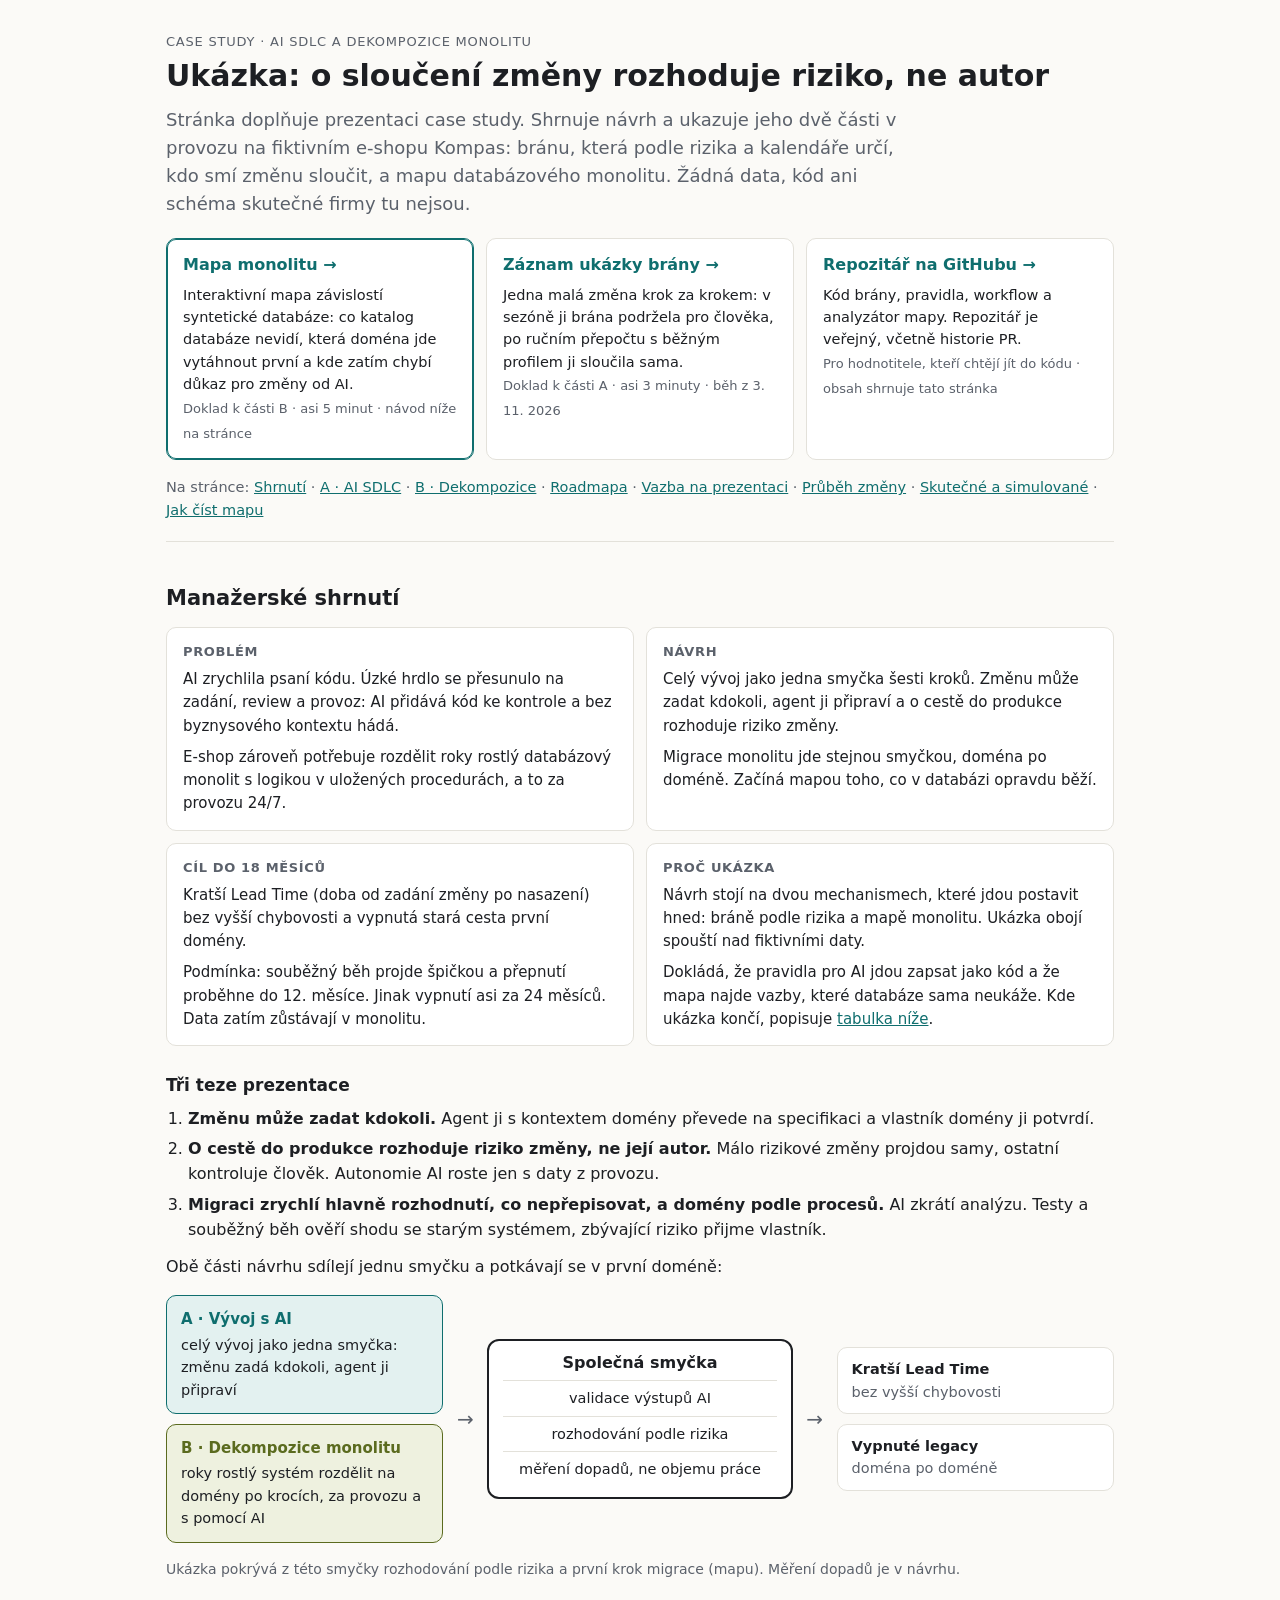
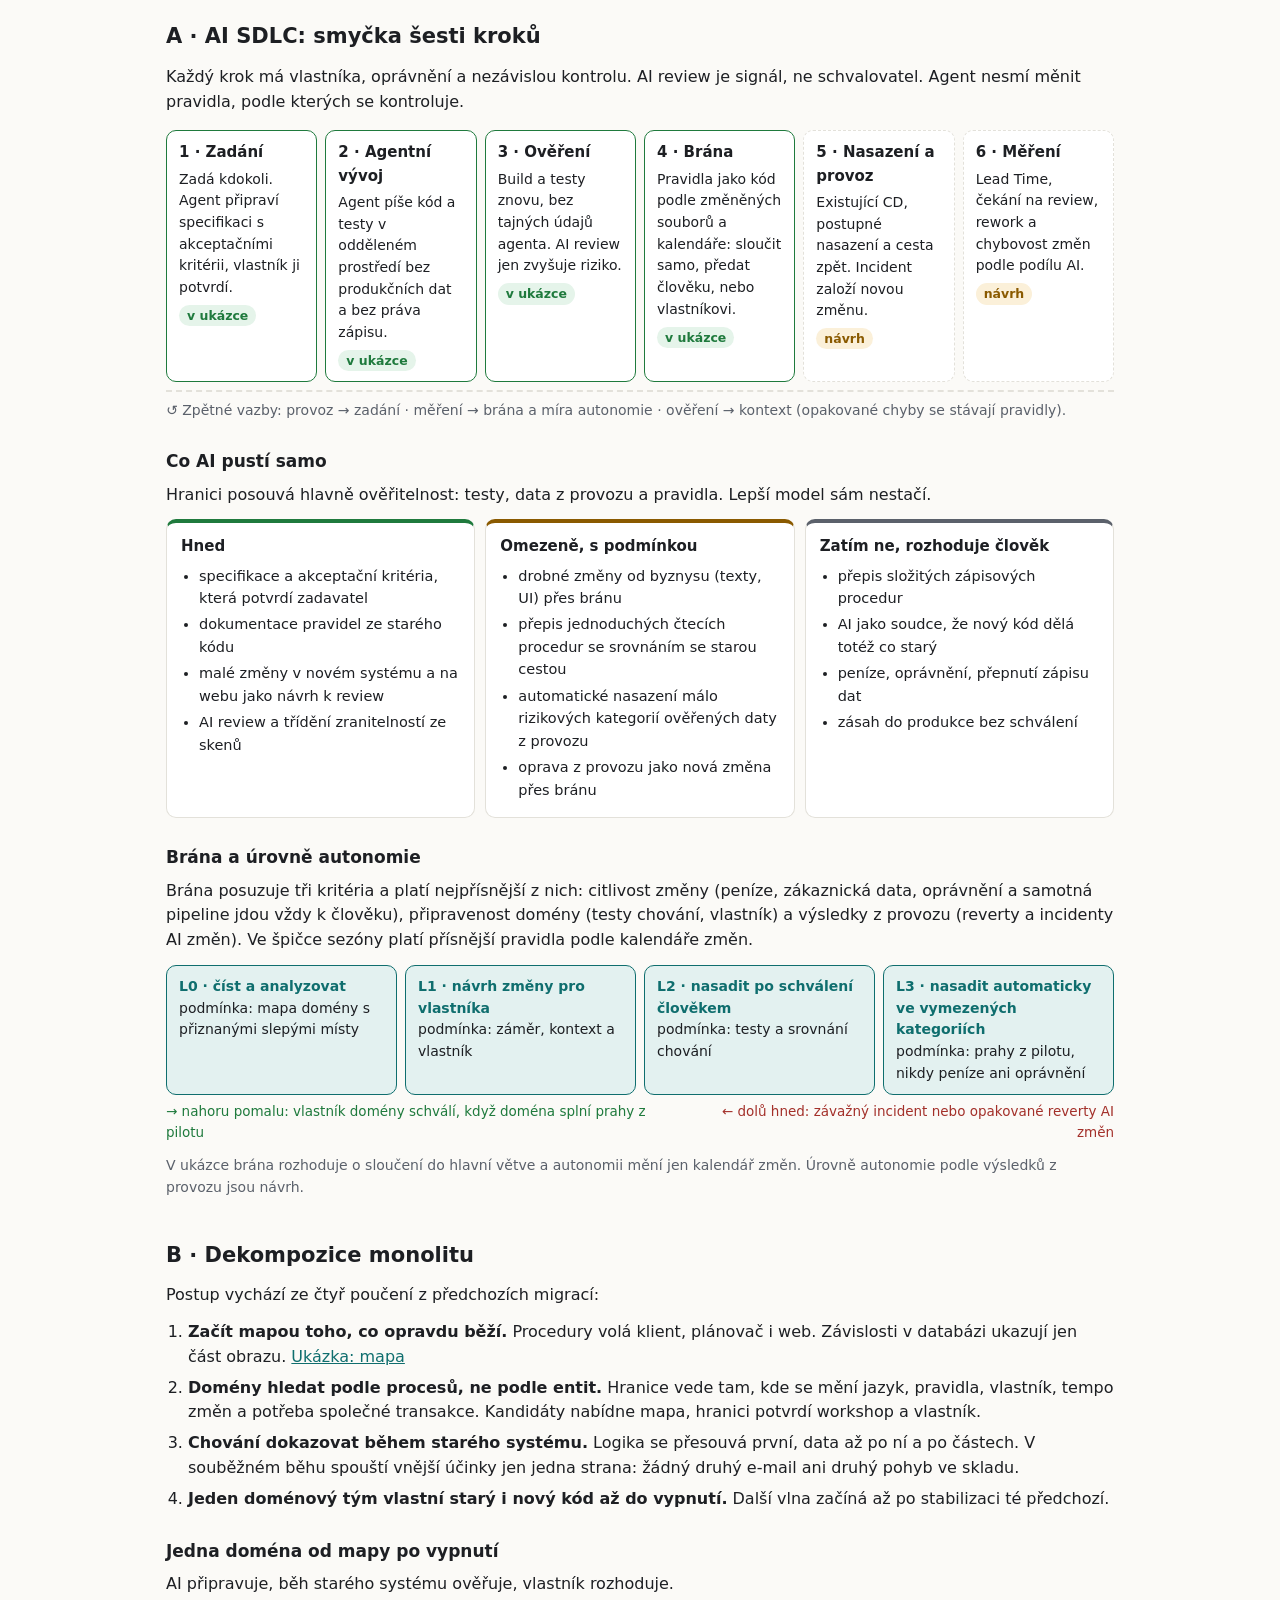
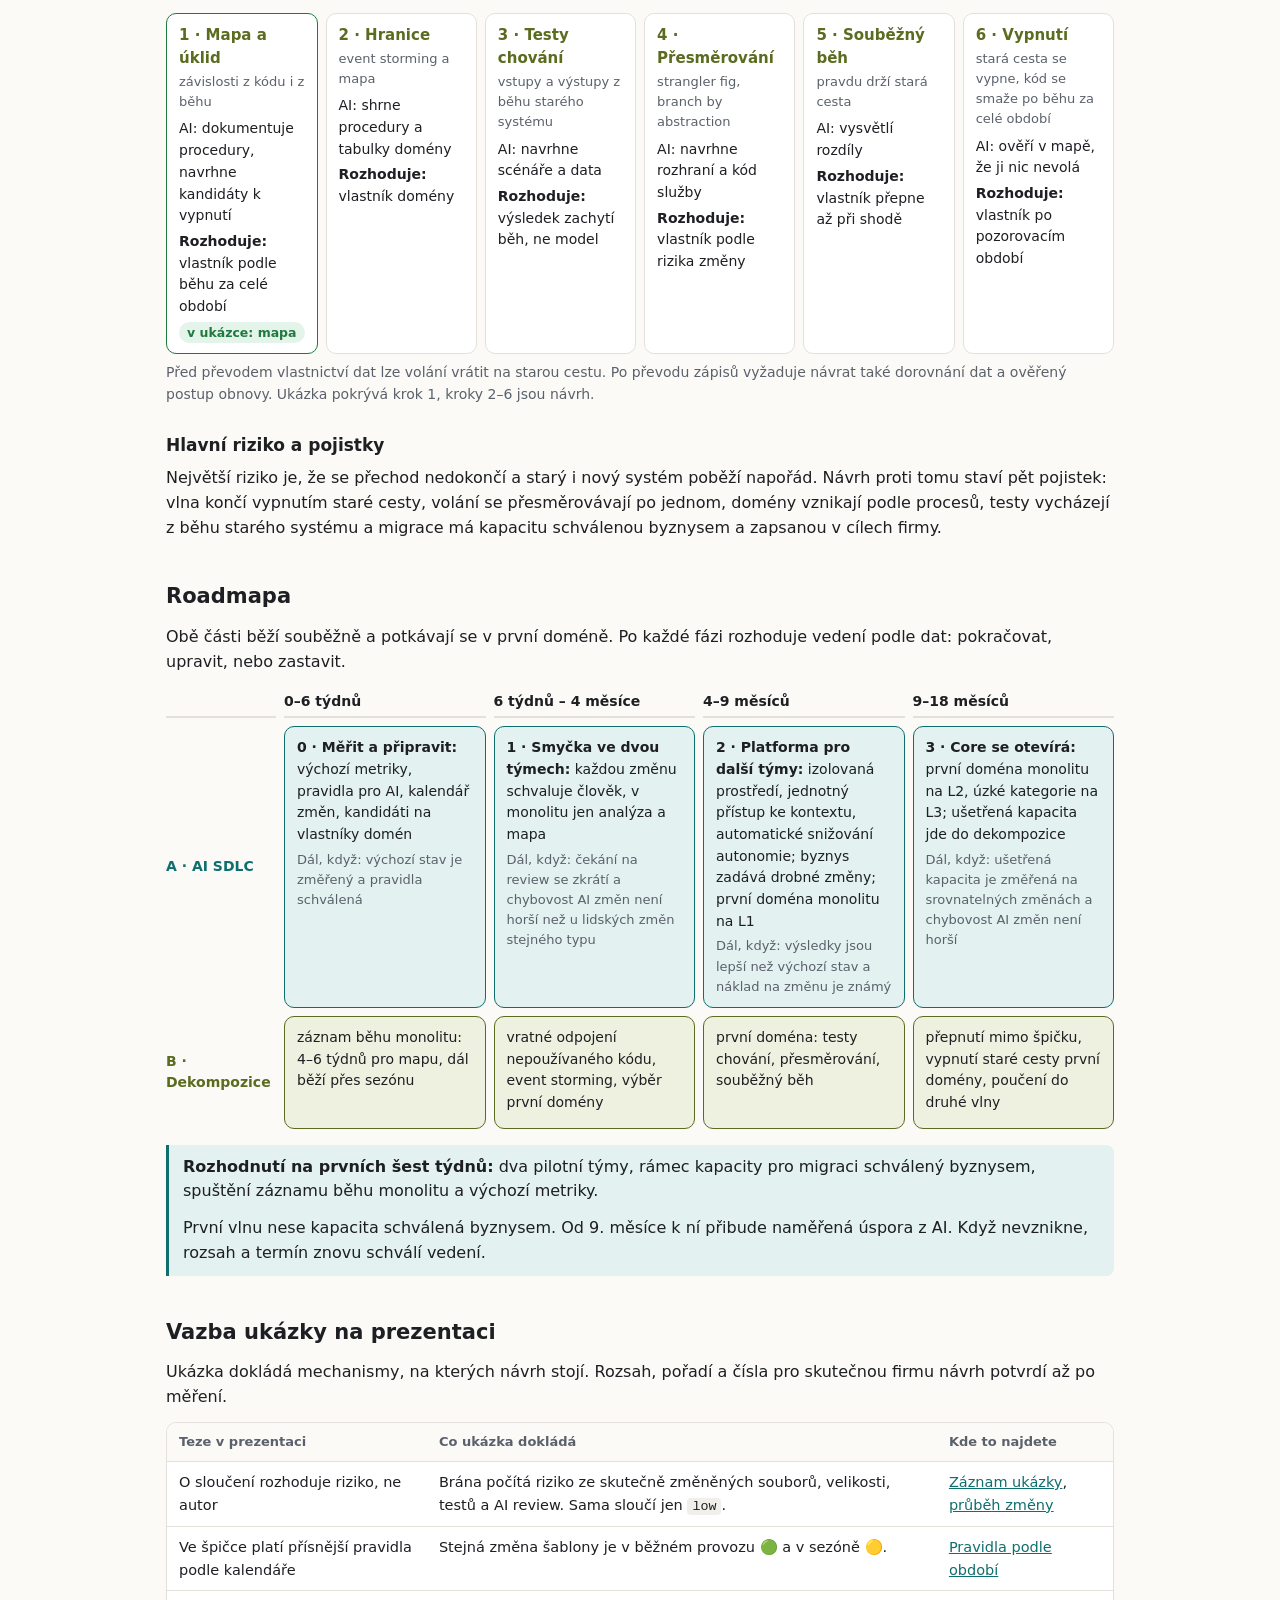
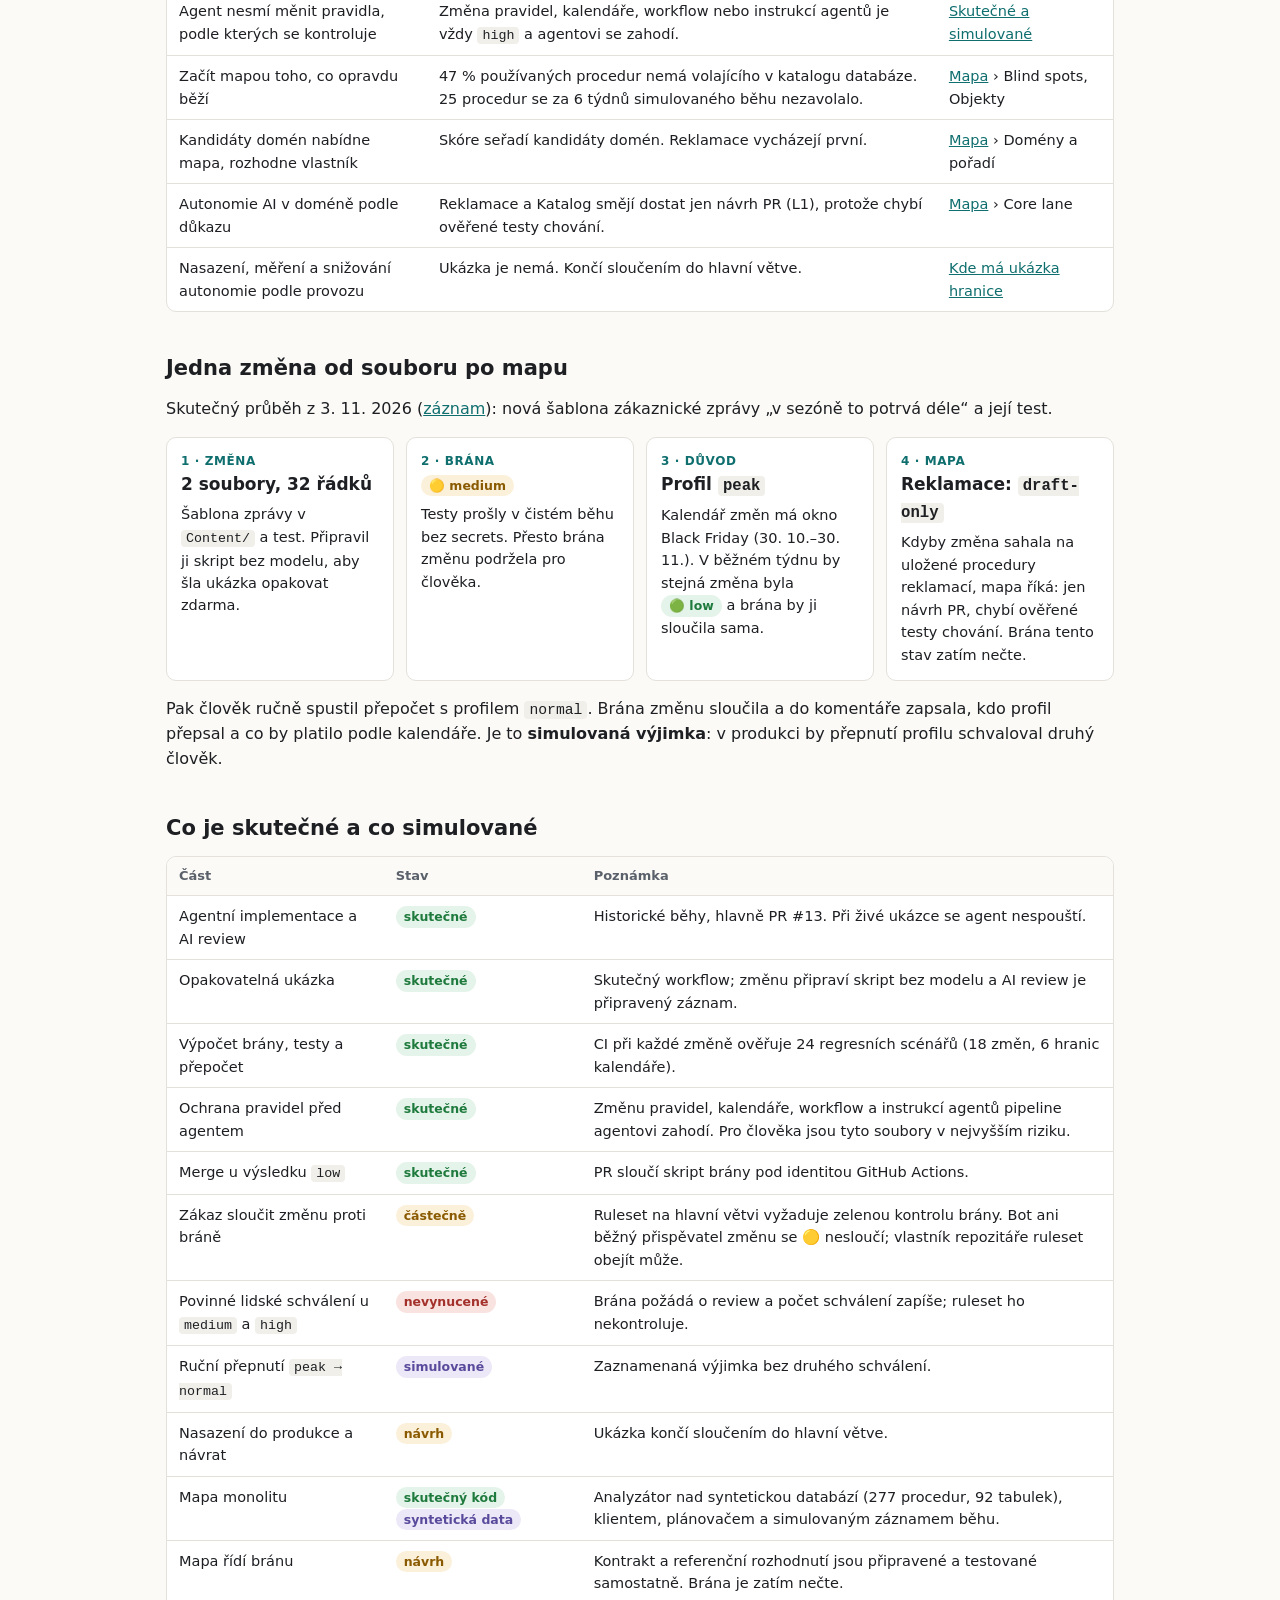
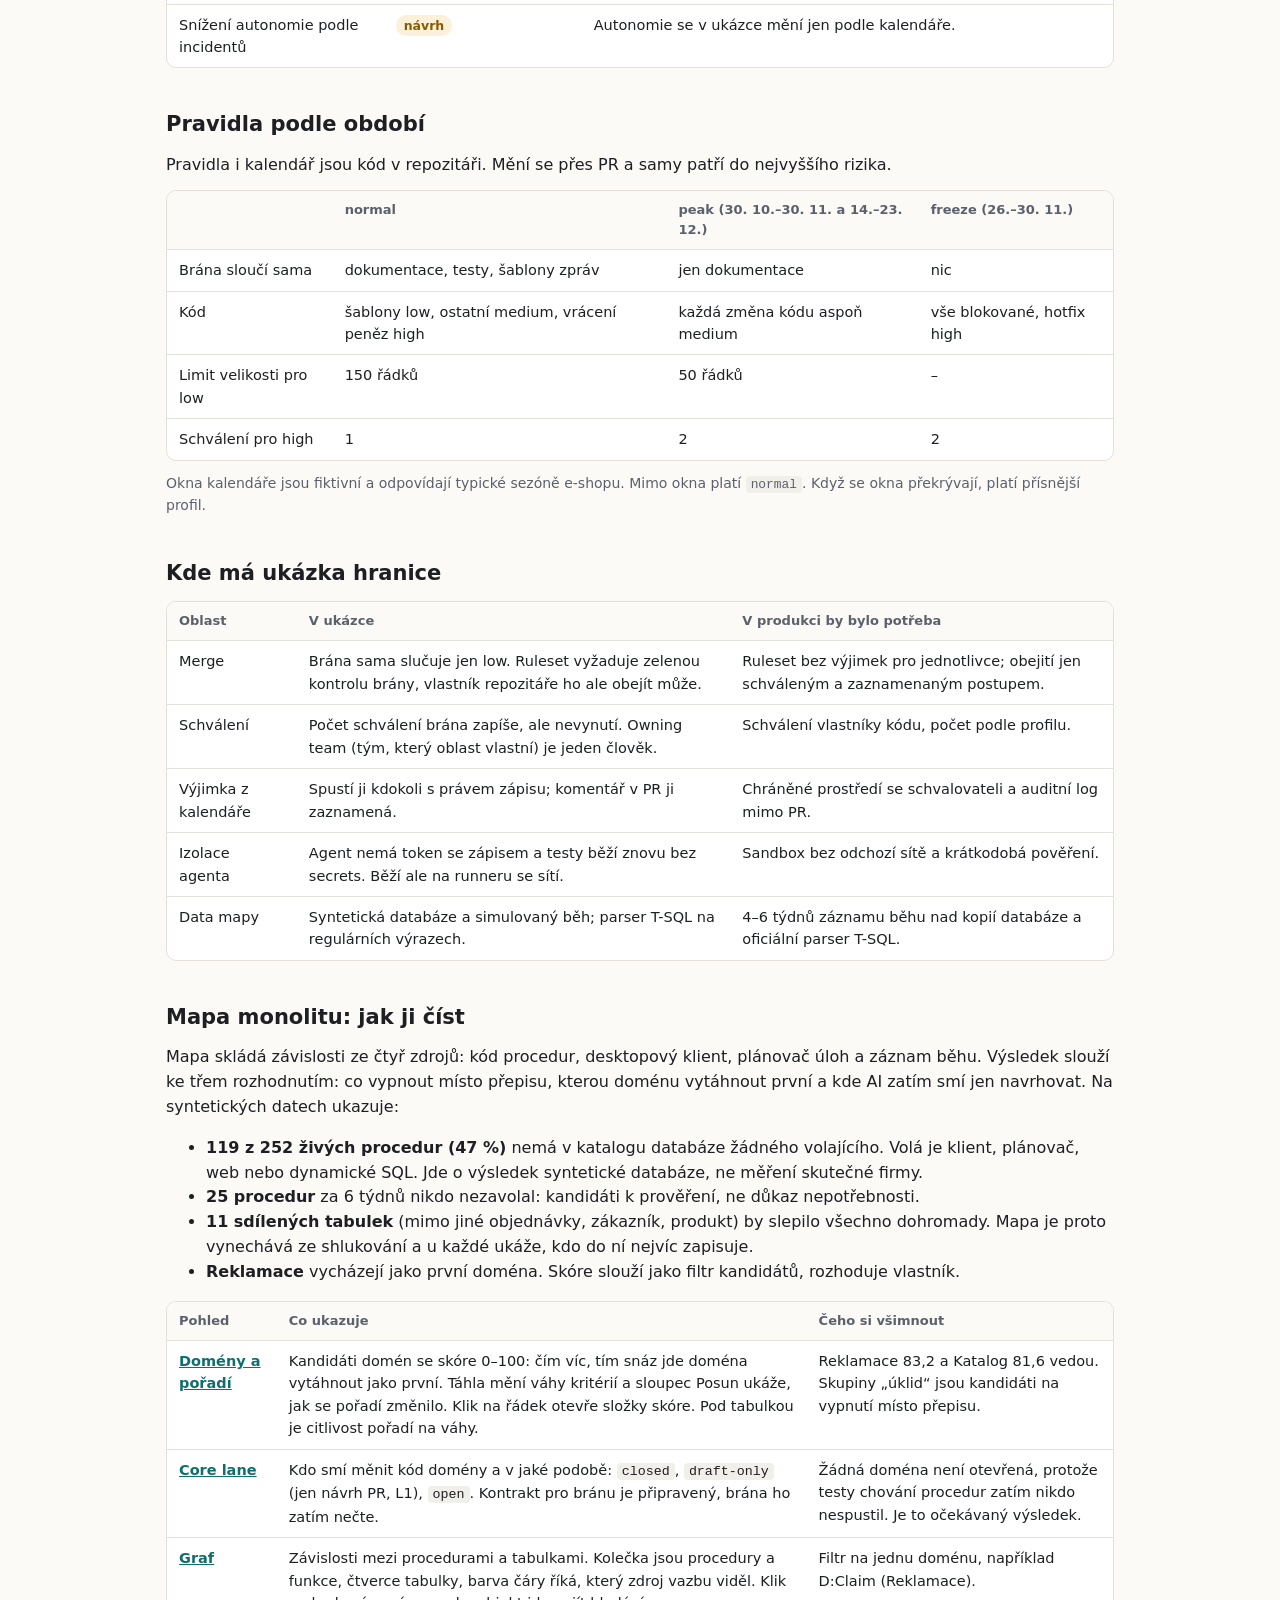
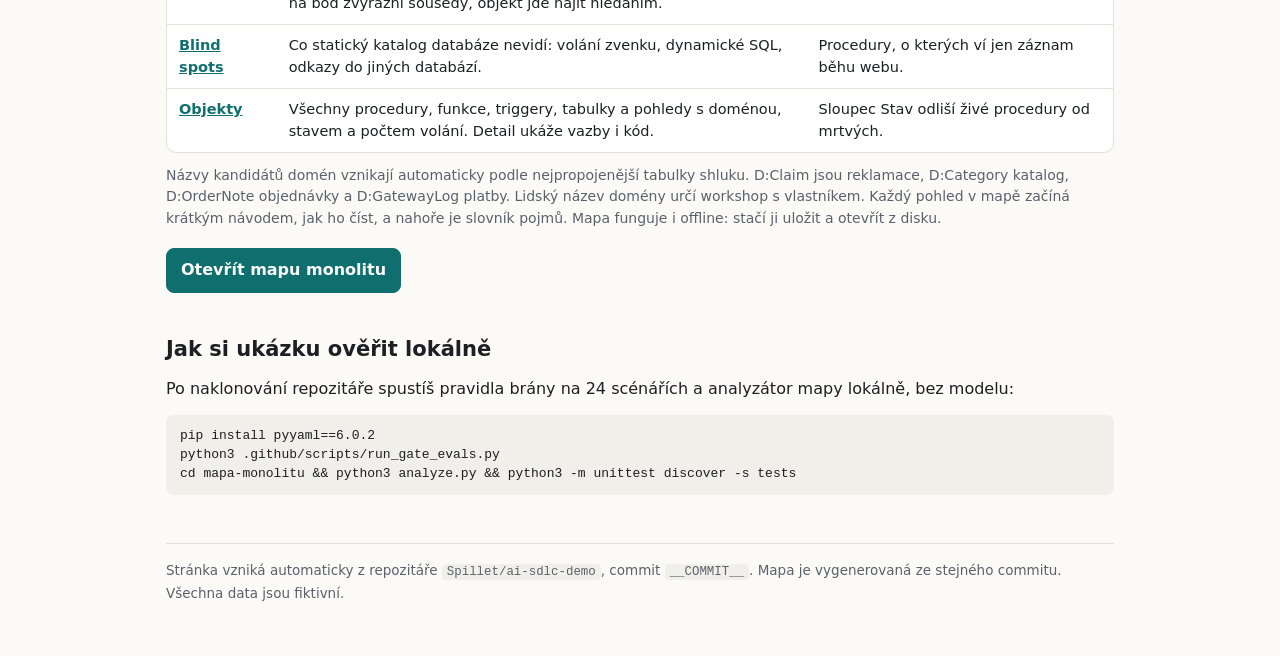
<file: pages/index.html>
<!doctype html>
<html lang="cs">
<head>
<meta charset="utf-8">
<meta name="viewport" content="width=device-width, initial-scale=1">
<title>AI SDLC: ukázka</title>
<meta name="description" content="Case study AI SDLC a dekompozice monolitu: shrnutí návrhu, roadmapa a praktická ukázka na fiktivním e-shopu Kompas (brána podle rizika a kalendáře, mapa databázového monolitu).">
<link rel="stylesheet" href="style.css">
</head>
<body>
<main>
<header class="top">
  <p class="eyebrow">Case study · AI SDLC a dekompozice monolitu</p>
  <h1>Ukázka: o sloučení změny rozhoduje riziko, ne autor</h1>
  <p class="lead">Stránka doplňuje prezentaci case study. Shrnuje návrh a ukazuje jeho dvě části v provozu na fiktivním e-shopu Kompas: bránu, která podle rizika a kalendáře určí, kdo smí změnu sloučit, a mapu databázového monolitu. Žádná data, kód ani schéma skutečné firmy tu nejsou.</p>
  <div class="cards">
    <a class="card primary" href="mapa/">
      <span class="k">Mapa monolitu →</span>
      <p>Interaktivní mapa závislostí syntetické databáze: co katalog databáze nevidí, která doména jde vytáhnout první a kde zatím chybí důkaz pro změny od AI.</p>
      <span class="meta">Doklad k části B · asi 5 minut · návod níže na stránce</span>
    </a>
    <a class="card" href="zaznam-dema.html">
      <span class="k">Záznam ukázky brány →</span>
      <p>Jedna malá změna krok za krokem: v sezóně ji brána podržela pro člověka, po ručním přepočtu s běžným profilem ji sloučila sama.</p>
      <span class="meta">Doklad k části A · asi 3 minuty · běh z 3. 11. 2026</span>
    </a>
    <a class="card" href="https://github.com/Spillet/ai-sdlc-demo">
      <span class="k">Repozitář na GitHubu →</span>
      <p>Kód brány, pravidla, workflow a analyzátor mapy. Repozitář je veřejný, včetně historie PR.</p>
      <span class="meta">Pro hodnotitele, kteří chtějí jít do kódu · obsah shrnuje tato stránka</span>
    </a>
  </div>
  <p class="toc">Na stránce: <a href="#shrnuti">Shrnutí</a> · <a href="#ai-sdlc">A · AI SDLC</a> · <a href="#dekompozice">B · Dekompozice</a> · <a href="#roadmapa">Roadmapa</a> · <a href="#vazba">Vazba na prezentaci</a> · <a href="#zmena">Průběh změny</a> · <a href="#skutecne">Skutečné a simulované</a> · <a href="#mapa">Jak číst mapu</a></p>
</header>

<section id="shrnuti">
  <h2>Manažerské shrnutí</h2>
  <div class="summary">
    <div class="box">
      <h3>Problém</h3>
      <p>AI zrychlila psaní kódu. Úzké hrdlo se přesunulo na zadání, review a provoz: AI přidává kód ke kontrole a bez byznysového kontextu hádá.</p>
      <p>E-shop zároveň potřebuje rozdělit roky rostlý databázový monolit s logikou v uložených procedurách, a to za provozu 24/7.</p>
    </div>
    <div class="box">
      <h3>Návrh</h3>
      <p>Celý vývoj jako jedna smyčka šesti kroků. Změnu může zadat kdokoli, agent ji připraví a o cestě do produkce rozhoduje riziko změny.</p>
      <p>Migrace monolitu jde stejnou smyčkou, doména po doméně. Začíná mapou toho, co v databázi opravdu běží.</p>
    </div>
    <div class="box">
      <h3>Cíl do 18 měsíců</h3>
      <p>Kratší Lead Time (doba od zadání změny po nasazení) bez vyšší chybovosti a vypnutá stará cesta první domény.</p>
      <p>Podmínka: souběžný běh projde špičkou a přepnutí proběhne do 12. měsíce. Jinak vypnutí asi za 24 měsíců. Data zatím zůstávají v monolitu.</p>
    </div>
    <div class="box">
      <h3>Proč ukázka</h3>
      <p>Návrh stojí na dvou mechanismech, které jdou postavit hned: bráně podle rizika a mapě monolitu. Ukázka obojí spouští nad fiktivními daty.</p>
      <p>Dokládá, že pravidla pro AI jdou zapsat jako kód a že mapa najde vazby, které databáze sama neukáže. Kde ukázka končí, popisuje <a href="#skutecne">tabulka níže</a>.</p>
    </div>
  </div>

  <h3>Tři teze prezentace</h3>
  <ol class="theses">
    <li><strong>Změnu může zadat kdokoli.</strong> Agent ji s kontextem domény převede na specifikaci a vlastník domény ji potvrdí.</li>
    <li><strong>O cestě do produkce rozhoduje riziko změny, ne její autor.</strong> Málo rizikové změny projdou samy, ostatní kontroluje člověk. Autonomie AI roste jen s daty z provozu.</li>
    <li><strong>Migraci zrychlí hlavně rozhodnutí, co nepřepisovat, a domény podle procesů.</strong> AI zkrátí analýzu. Testy a souběžný běh ověří shodu se starým systémem, zbývající riziko přijme vlastník.</li>
  </ol>

  <p>Obě části návrhu sdílejí jednu smyčku a potkávají se v první doméně:</p>
  <div class="d-two" role="img" aria-label="Část A Vývoj s AI a část B Dekompozice monolitu vedou do společné smyčky: validace výstupů AI, rozhodování podle rizika a měření dopadů. Výsledkem je kratší Lead Time bez vyšší chybovosti a vypnuté legacy doména po doméně.">
    <div class="d-col">
      <div class="d-box d-a"><b>A · Vývoj s AI</b>celý vývoj jako jedna smyčka: změnu zadá kdokoli, agent ji připraví</div>
      <div class="d-box d-b"><b>B · Dekompozice monolitu</b>roky rostlý systém rozdělit na domény po krocích, za provozu a s pomocí AI</div>
    </div>
    <div class="arr" aria-hidden="true"></div>
    <div class="d-loop">
      <b>Společná smyčka</b>
      <div>validace výstupů AI</div>
      <div>rozhodování podle rizika</div>
      <div>měření dopadů, ne objemu práce</div>
    </div>
    <div class="arr" aria-hidden="true"></div>
    <div class="d-col">
      <div class="d-out"><b>Kratší Lead Time</b><span>bez vyšší chybovosti</span></div>
      <div class="d-out"><b>Vypnuté legacy</b><span>doména po doméně</span></div>
    </div>
  </div>
  <p class="muted small">Ukázka pokrývá z této smyčky rozhodování podle rizika a první krok migrace (mapu). Měření dopadů je v návrhu.</p>
</section>

<section id="ai-sdlc">
  <h2>A · AI SDLC: smyčka šesti kroků</h2>
  <p>Každý krok má vlastníka, oprávnění a nezávislou kontrolu. AI review je signál, ne schvalovatel. Agent nesmí měnit pravidla, podle kterých se kontroluje.</p>
  <div class="loop">
    <div class="s in"><h3>1 · Zadání</h3><p>Zadá kdokoli. Agent připraví specifikaci s akceptačními kritérii, vlastník ji potvrdí.</p><span class="tag real">v ukázce</span></div>
    <div class="s in"><h3>2 · Agentní vývoj</h3><p>Agent píše kód a testy v odděleném prostředí bez produkčních dat a bez práva zápisu.</p><span class="tag real">v ukázce</span></div>
    <div class="s in"><h3>3 · Ověření</h3><p>Build a testy znovu, bez tajných údajů agenta. AI review jen zvyšuje riziko.</p><span class="tag real">v ukázce</span></div>
    <div class="s in"><h3>4 · Brána</h3><p>Pravidla jako kód podle změněných souborů a kalendáře: sloučit samo, předat člověku, nebo vlastníkovi.</p><span class="tag real">v ukázce</span></div>
    <div class="s out"><h3>5 · Nasazení a provoz</h3><p>Existující CD, postupné nasazení a cesta zpět. Incident založí novou změnu.</p><span class="tag plan">návrh</span></div>
    <div class="s out"><h3>6 · Měření</h3><p>Lead Time, čekání na review, rework a chybovost změn podle podílu AI.</p><span class="tag plan">návrh</span></div>
  </div>
  <p class="loop-back">↺ Zpětné vazby: provoz → zadání · měření → brána a míra autonomie · ověření → kontext (opakované chyby se stávají pravidly).</p>

  <h3>Co AI pustí samo</h3>
  <p>Hranici posouvá hlavně ověřitelnost: testy, data z provozu a pravidla. Lepší model sám nestačí.</p>
  <div class="bands">
    <div class="band go"><h3>Hned</h3><ul>
      <li>specifikace a akceptační kritéria, která potvrdí zadavatel</li>
      <li>dokumentace pravidel ze starého kódu</li>
      <li>malé změny v novém systému a na webu jako návrh k review</li>
      <li>AI review a třídění zranitelností ze skenů</li></ul></div>
    <div class="band cond"><h3>Omezeně, s podmínkou</h3><ul>
      <li>drobné změny od byznysu (texty, UI) přes bránu</li>
      <li>přepis jednoduchých čtecích procedur se srovnáním se starou cestou</li>
      <li>automatické nasazení málo rizikových kategorií ověřených daty z provozu</li>
      <li>oprava z provozu jako nová změna přes bránu</li></ul></div>
    <div class="band no"><h3>Zatím ne, rozhoduje člověk</h3><ul>
      <li>přepis složitých zápisových procedur</li>
      <li>AI jako soudce, že nový kód dělá totéž co starý</li>
      <li>peníze, oprávnění, přepnutí zápisu dat</li>
      <li>zásah do produkce bez schválení</li></ul></div>
  </div>

  <h3>Brána a úrovně autonomie</h3>
  <p>Brána posuzuje tři kritéria a platí nejpřísnější z nich: citlivost změny (peníze, zákaznická data, oprávnění a samotná pipeline jdou vždy k člověku), připravenost domény (testy chování, vlastník) a výsledky z provozu (reverty a incidenty AI změn). Ve špičce sezóny platí přísnější pravidla podle kalendáře změn.</p>
  <div class="levels">
    <div class="lvl"><b>L0 · číst a analyzovat</b>podmínka: mapa domény s přiznanými slepými místy</div>
    <div class="lvl"><b>L1 · návrh změny pro vlastníka</b>podmínka: záměr, kontext a vlastník</div>
    <div class="lvl"><b>L2 · nasadit po schválení člověkem</b>podmínka: testy a srovnání chování</div>
    <div class="lvl"><b>L3 · nasadit automaticky ve vymezených kategoriích</b>podmínka: prahy z pilotu, nikdy peníze ani oprávnění</div>
  </div>
  <div class="lvl-arrows"><span class="up">→ nahoru pomalu: vlastník domény schválí, když doména splní prahy z pilotu</span><span class="down">← dolů hned: závažný incident nebo opakované reverty AI změn</span></div>
  <p class="muted small">V ukázce brána rozhoduje o sloučení do hlavní větve a autonomii mění jen kalendář změn. Úrovně autonomie podle výsledků z provozu jsou návrh.</p>
</section>

<section id="dekompozice">
  <h2>B · Dekompozice monolitu</h2>
  <p>Postup vychází ze čtyř poučení z předchozích migrací:</p>
  <ol class="theses">
    <li><strong>Začít mapou toho, co opravdu běží.</strong> Procedury volá klient, plánovač i web. Závislosti v databázi ukazují jen část obrazu. <a href="#mapa">Ukázka: mapa</a></li>
    <li><strong>Domény hledat podle procesů, ne podle entit.</strong> Hranice vede tam, kde se mění jazyk, pravidla, vlastník, tempo změn a potřeba společné transakce. Kandidáty nabídne mapa, hranici potvrdí workshop a vlastník.</li>
    <li><strong>Chování dokazovat během starého systému.</strong> Logika se přesouvá první, data až po ní a po částech. V souběžném běhu spouští vnější účinky jen jedna strana: žádný druhý e-mail ani druhý pohyb ve skladu.</li>
    <li><strong>Jeden doménový tým vlastní starý i nový kód až do vypnutí.</strong> Další vlna začíná až po stabilizaci té předchozí.</li>
  </ol>

  <h3>Jedna doména od mapy po vypnutí</h3>
  <p>AI připravuje, běh starého systému ověřuje, vlastník rozhoduje.</p>
  <div class="domain">
    <div class="s in"><h3>1 · Mapa a úklid</h3><p class="how">závislosti z kódu i z běhu</p><p>AI: dokumentuje procedury, navrhne kandidáty k vypnutí</p><p><strong>Rozhoduje:</strong> vlastník podle běhu za celé období</p><span class="tag real">v ukázce: mapa</span></div>
    <div class="s"><h3>2 · Hranice</h3><p class="how">event storming a mapa</p><p>AI: shrne procedury a tabulky domény</p><p><strong>Rozhoduje:</strong> vlastník domény</p></div>
    <div class="s"><h3>3 · Testy chování</h3><p class="how">vstupy a výstupy z běhu starého systému</p><p>AI: navrhne scénáře a data</p><p><strong>Rozhoduje:</strong> výsledek zachytí běh, ne model</p></div>
    <div class="s"><h3>4 · Přesměrování</h3><p class="how">strangler fig, branch by abstraction</p><p>AI: navrhne rozhraní a kód služby</p><p><strong>Rozhoduje:</strong> vlastník podle rizika změny</p></div>
    <div class="s"><h3>5 · Souběžný běh</h3><p class="how">pravdu drží stará cesta</p><p>AI: vysvětlí rozdíly</p><p><strong>Rozhoduje:</strong> vlastník přepne až při shodě</p></div>
    <div class="s"><h3>6 · Vypnutí</h3><p class="how">stará cesta se vypne, kód se smaže po běhu za celé období</p><p>AI: ověří v mapě, že ji nic nevolá</p><p><strong>Rozhoduje:</strong> vlastník po pozorovacím období</p></div>
  </div>
  <p class="muted small">Před převodem vlastnictví dat lze volání vrátit na starou cestu. Po převodu zápisů vyžaduje návrat také dorovnání dat a ověřený postup obnovy. Ukázka pokrývá krok 1, kroky 2–6 jsou návrh.</p>

  <h3>Hlavní riziko a pojistky</h3>
  <p>Největší riziko je, že se přechod nedokončí a starý i nový systém poběží napořád. Návrh proti tomu staví pět pojistek: vlna končí vypnutím staré cesty, volání se přesměrovávají po jednom, domény vznikají podle procesů, testy vycházejí z běhu starého systému a migrace má kapacitu schválenou byznysem a zapsanou v cílech firmy.</p>
</section>

<section id="roadmapa">
  <h2>Roadmapa</h2>
  <p>Obě části běží souběžně a potkávají se v první doméně. Po každé fázi rozhoduje vedení podle dat: pokračovat, upravit, nebo zastavit.</p>
  <div class="road">
    <div class="h"></div><div class="h">0–6 týdnů</div><div class="h">6 týdnů – 4 měsíce</div><div class="h">4–9 měsíců</div><div class="h">9–18 měsíců</div>
    <div class="lab a">A · AI SDLC</div>
    <div class="c a"><span class="m">A · 0–6 týdnů</span><p><strong>0 · Měřit a připravit:</strong> výchozí metriky, pravidla pro AI, kalendář změn, kandidáti na vlastníky domén</p><p class="cond">Dál, když: výchozí stav je změřený a pravidla schválená</p></div>
    <div class="c a"><span class="m">A · 6 týdnů – 4 měsíce</span><p><strong>1 · Smyčka ve dvou týmech:</strong> každou změnu schvaluje člověk, v monolitu jen analýza a mapa</p><p class="cond">Dál, když: čekání na review se zkrátí a chybovost AI změn není horší než u lidských změn stejného typu</p></div>
    <div class="c a"><span class="m">A · 4–9 měsíců</span><p><strong>2 · Platforma pro další týmy:</strong> izolovaná prostředí, jednotný přístup ke kontextu, automatické snižování autonomie; byznys zadává drobné změny; první doména monolitu na L1</p><p class="cond">Dál, když: výsledky jsou lepší než výchozí stav a náklad na změnu je známý</p></div>
    <div class="c a"><span class="m">A · 9–18 měsíců</span><p><strong>3 · Core se otevírá:</strong> první doména monolitu na L2, úzké kategorie na L3; ušetřená kapacita jde do dekompozice</p><p class="cond">Dál, když: ušetřená kapacita je změřená na srovnatelných změnách a chybovost AI změn není horší</p></div>
    <div class="lab b">B · Dekompozice</div>
    <div class="c b"><span class="m">B · 0–6 týdnů</span><p>záznam běhu monolitu: 4–6 týdnů pro mapu, dál běží přes sezónu</p></div>
    <div class="c b"><span class="m">B · 6 týdnů – 4 měsíce</span><p>vratné odpojení nepoužívaného kódu, event storming, výběr první domény</p></div>
    <div class="c b"><span class="m">B · 4–9 měsíců</span><p>první doména: testy chování, přesměrování, souběžný běh</p></div>
    <div class="c b"><span class="m">B · 9–18 měsíců</span><p>přepnutí mimo špičku, vypnutí staré cesty první domény, poučení do druhé vlny</p></div>
  </div>
  <div class="note">
    <p><strong>Rozhodnutí na prvních šest týdnů:</strong> dva pilotní týmy, rámec kapacity pro migraci schválený byznysem, spuštění záznamu běhu monolitu a výchozí metriky.</p>
    <p>První vlnu nese kapacita schválená byznysem. Od 9. měsíce k ní přibude naměřená úspora z AI. Když nevznikne, rozsah a termín znovu schválí vedení.</p>
  </div>
</section>

<section id="vazba">
  <h2>Vazba ukázky na prezentaci</h2>
  <p>Ukázka dokládá mechanismy, na kterých návrh stojí. Rozsah, pořadí a čísla pro skutečnou firmu návrh potvrdí až po měření.</p>
  <div class="table-wrap"><table>
    <thead><tr><th>Teze v prezentaci</th><th>Co ukázka dokládá</th><th>Kde to najdete</th></tr></thead>
    <tbody>
      <tr><td>O sloučení rozhoduje riziko, ne autor</td><td>Brána počítá riziko ze skutečně změněných souborů, velikosti, testů a AI review. Sama sloučí jen <code>low</code>.</td><td><a href="zaznam-dema.html">Záznam ukázky</a>, <a href="#zmena">průběh změny</a></td></tr>
      <tr><td>Ve špičce platí přísnější pravidla podle kalendáře</td><td>Stejná změna šablony je v běžném provozu 🟢 a v sezóně 🟡.</td><td><a href="#obdobi">Pravidla podle období</a></td></tr>
      <tr><td>Agent nesmí měnit pravidla, podle kterých se kontroluje</td><td>Změna pravidel, kalendáře, workflow nebo instrukcí agentů je vždy <code>high</code> a agentovi se zahodí.</td><td><a href="#skutecne">Skutečné a simulované</a></td></tr>
      <tr><td>Začít mapou toho, co opravdu běží</td><td>47 % používaných procedur nemá volajícího v katalogu databáze. 25 procedur se za 6 týdnů simulovaného běhu nezavolalo.</td><td><a href="mapa/#pohled-blind">Mapa</a> › Blind spots, Objekty</td></tr>
      <tr><td>Kandidáty domén nabídne mapa, rozhodne vlastník</td><td>Skóre seřadí kandidáty domén. Reklamace vycházejí první.</td><td><a href="mapa/">Mapa</a> › Domény a pořadí</td></tr>
      <tr><td>Autonomie AI v doméně podle důkazu</td><td>Reklamace a Katalog smějí dostat jen návrh PR (L1), protože chybí ověřené testy chování.</td><td><a href="mapa/#pohled-lane">Mapa</a> › Core lane</td></tr>
      <tr><td>Nasazení, měření a snižování autonomie podle provozu</td><td>Ukázka je nemá. Končí sloučením do hlavní větve.</td><td><a href="#hranice">Kde má ukázka hranice</a></td></tr>
    </tbody>
  </table></div>
</section>

<section id="zmena">
  <h2>Jedna změna od souboru po mapu</h2>
  <p>Skutečný průběh z 3. 11. 2026 (<a href="zaznam-dema.html">záznam</a>): nová šablona zákaznické zprávy „v sezóně to potrvá déle“ a její test.</p>
  <div class="path">
    <div class="step"><div class="n">1 · Změna</div><h3>2 soubory, 32 řádků</h3><p>Šablona zprávy v <code>Content/</code> a test. Připravil ji skript bez modelu, aby šla ukázka opakovat zdarma.</p></div>
    <div class="step"><div class="n">2 · Brána</div><h3><span class="tag t-med">🟡 medium</span></h3><p>Testy prošly v čistém běhu bez secrets. Přesto brána změnu podržela pro člověka.</p></div>
    <div class="step"><div class="n">3 · Důvod</div><h3>Profil <code>peak</code></h3><p>Kalendář změn má okno Black Friday (30. 10.–30. 11.). V běžném týdnu by stejná změna byla <span class="tag t-low">🟢 low</span> a brána by ji sloučila sama.</p></div>
    <div class="step"><div class="n">4 · Mapa</div><h3>Reklamace: <code>draft-only</code></h3><p>Kdyby změna sahala na uložené procedury reklamací, mapa říká: jen návrh PR, chybí ověřené testy chování. Brána tento stav zatím nečte.</p></div>
  </div>
  <p>Pak člověk ručně spustil přepočet s profilem <code>normal</code>. Brána změnu sloučila a do komentáře zapsala, kdo profil přepsal a co by platilo podle kalendáře. Je to <strong>simulovaná výjimka</strong>: v produkci by přepnutí profilu schvaloval druhý člověk.</p>
</section>

<section id="skutecne">
  <h2>Co je skutečné a co simulované</h2>
  <div class="table-wrap"><table>
    <thead><tr><th>Část</th><th>Stav</th><th>Poznámka</th></tr></thead>
    <tbody>
      <tr><td>Agentní implementace a AI review</td><td><span class="tag real">skutečné</span></td><td>Historické běhy, hlavně PR #13. Při živé ukázce se agent nespouští.</td></tr>
      <tr><td>Opakovatelná ukázka</td><td><span class="tag real">skutečné</span></td><td>Skutečný workflow; změnu připraví skript bez modelu a AI review je připravený záznam.</td></tr>
      <tr><td>Výpočet brány, testy a přepočet</td><td><span class="tag real">skutečné</span></td><td>CI při každé změně ověřuje 24 regresních scénářů (18 změn, 6 hranic kalendáře).</td></tr>
      <tr><td>Ochrana pravidel před agentem</td><td><span class="tag real">skutečné</span></td><td>Změnu pravidel, kalendáře, workflow a instrukcí agentů pipeline agentovi zahodí. Pro člověka jsou tyto soubory v nejvyšším riziku.</td></tr>
      <tr><td>Merge u výsledku <code>low</code></td><td><span class="tag real">skutečné</span></td><td>PR sloučí skript brány pod identitou GitHub Actions.</td></tr>
      <tr><td>Zákaz sloučit změnu proti bráně</td><td><span class="tag plan">částečně</span></td><td>Ruleset na hlavní větvi vyžaduje zelenou kontrolu brány. Bot ani běžný přispěvatel změnu se 🟡 nesloučí; vlastník repozitáře ruleset obejít může.</td></tr>
      <tr><td>Povinné lidské schválení u <code>medium</code> a <code>high</code></td><td><span class="tag not">nevynucené</span></td><td>Brána požádá o review a počet schválení zapíše; ruleset ho nekontroluje.</td></tr>
      <tr><td>Ruční přepnutí <code>peak → normal</code></td><td><span class="tag sim">simulované</span></td><td>Zaznamenaná výjimka bez druhého schválení.</td></tr>
      <tr><td>Nasazení do produkce a návrat</td><td><span class="tag plan">návrh</span></td><td>Ukázka končí sloučením do hlavní větve.</td></tr>
      <tr><td>Mapa monolitu</td><td><span class="tag real">skutečný kód</span> <span class="tag sim">syntetická data</span></td><td>Analyzátor nad syntetickou databází (277 procedur, 92 tabulek), klientem, plánovačem a simulovaným záznamem běhu.</td></tr>
      <tr><td>Mapa řídí bránu</td><td><span class="tag plan">návrh</span></td><td>Kontrakt a referenční rozhodnutí jsou připravené a testované samostatně. Brána je zatím nečte.</td></tr>
      <tr><td>Snížení autonomie podle incidentů</td><td><span class="tag plan">návrh</span></td><td>Autonomie se v ukázce mění jen podle kalendáře.</td></tr>
    </tbody>
  </table></div>
</section>

<section id="obdobi">
  <h2>Pravidla podle období</h2>
  <p>Pravidla i kalendář jsou kód v repozitáři. Mění se přes PR a samy patří do nejvyššího rizika.</p>
  <div class="table-wrap"><table>
    <thead><tr><th></th><th>normal</th><th>peak (30. 10.–30. 11. a 14.–23. 12.)</th><th>freeze (26.–30. 11.)</th></tr></thead>
    <tbody>
      <tr><td>Brána sloučí sama</td><td>dokumentace, testy, šablony zpráv</td><td>jen dokumentace</td><td>nic</td></tr>
      <tr><td>Kód</td><td>šablony low, ostatní medium, vrácení peněz high</td><td>každá změna kódu aspoň medium</td><td>vše blokované, hotfix high</td></tr>
      <tr><td>Limit velikosti pro low</td><td>150 řádků</td><td>50 řádků</td><td>–</td></tr>
      <tr><td>Schválení pro high</td><td>1</td><td>2</td><td>2</td></tr>
    </tbody>
  </table></div>
  <p class="muted small">Okna kalendáře jsou fiktivní a odpovídají typické sezóně e-shopu. Mimo okna platí <code>normal</code>. Když se okna překrývají, platí přísnější profil.</p>
</section>

<section id="hranice">
  <h2>Kde má ukázka hranice</h2>
  <div class="table-wrap"><table>
    <thead><tr><th>Oblast</th><th>V ukázce</th><th>V produkci by bylo potřeba</th></tr></thead>
    <tbody>
      <tr><td>Merge</td><td>Brána sama slučuje jen low. Ruleset vyžaduje zelenou kontrolu brány, vlastník repozitáře ho ale obejít může.</td><td>Ruleset bez výjimek pro jednotlivce; obejití jen schváleným a zaznamenaným postupem.</td></tr>
      <tr><td>Schválení</td><td>Počet schválení brána zapíše, ale nevynutí. Owning team (tým, který oblast vlastní) je jeden člověk.</td><td>Schválení vlastníky kódu, počet podle profilu.</td></tr>
      <tr><td>Výjimka z kalendáře</td><td>Spustí ji kdokoli s právem zápisu; komentář v PR ji zaznamená.</td><td>Chráněné prostředí se schvalovateli a auditní log mimo PR.</td></tr>
      <tr><td>Izolace agenta</td><td>Agent nemá token se zápisem a testy běží znovu bez secrets. Běží ale na runneru se sítí.</td><td>Sandbox bez odchozí sítě a krátkodobá pověření.</td></tr>
      <tr><td>Data mapy</td><td>Syntetická databáze a simulovaný běh; parser T-SQL na regulárních výrazech.</td><td>4–6 týdnů záznamu běhu nad kopií databáze a oficiální parser T-SQL.</td></tr>
    </tbody>
  </table></div>
</section>

<section id="mapa">
  <h2>Mapa monolitu: jak ji číst</h2>
  <p>Mapa skládá závislosti ze čtyř zdrojů: kód procedur, desktopový klient, plánovač úloh a záznam běhu. Výsledek slouží ke třem rozhodnutím: co vypnout místo přepisu, kterou doménu vytáhnout první a kde AI zatím smí jen navrhovat. Na syntetických datech ukazuje:</p>
  <ul>
    <li><strong>119 z 252 živých procedur (47 %)</strong> nemá v katalogu databáze žádného volajícího. Volá je klient, plánovač, web nebo dynamické SQL. Jde o výsledek syntetické databáze, ne měření skutečné firmy.</li>
    <li><strong>25 procedur</strong> za 6 týdnů nikdo nezavolal: kandidáti k prověření, ne důkaz nepotřebnosti.</li>
    <li><strong>11 sdílených tabulek</strong> (mimo jiné objednávky, zákazník, produkt) by slepilo všechno dohromady. Mapa je proto vynechává ze shlukování a u každé ukáže, kdo do ní nejvíc zapisuje.</li>
    <li><strong>Reklamace</strong> vycházejí jako první doména. Skóre slouží jako filtr kandidátů, rozhoduje vlastník.</li>
  </ul>
  <div class="table-wrap"><table>
    <thead><tr><th>Pohled</th><th>Co ukazuje</th><th>Čeho si všimnout</th></tr></thead>
    <tbody>
      <tr><td><strong><a href="mapa/#pohled-domeny">Domény a pořadí</a></strong></td><td>Kandidáti domén se skóre 0–100: čím víc, tím snáz jde doména vytáhnout jako první. Táhla mění váhy kritérií a sloupec Posun ukáže, jak se pořadí změnilo. Klik na řádek otevře složky skóre. Pod tabulkou je citlivost pořadí na váhy.</td><td>Reklamace 83,2 a Katalog 81,6 vedou. Skupiny „úklid“ jsou kandidáti na vypnutí místo přepisu.</td></tr>
      <tr><td><strong><a href="mapa/#pohled-lane">Core lane</a></strong></td><td>Kdo smí měnit kód domény a v jaké podobě: <code>closed</code>, <code>draft-only</code> (jen návrh PR, L1), <code>open</code>. Kontrakt pro bránu je připravený, brána ho zatím nečte.</td><td>Žádná doména není otevřená, protože testy chování procedur zatím nikdo nespustil. Je to očekávaný výsledek.</td></tr>
      <tr><td><strong><a href="mapa/#pohled-graf">Graf</a></strong></td><td>Závislosti mezi procedurami a tabulkami. Kolečka jsou procedury a funkce, čtverce tabulky, barva čáry říká, který zdroj vazbu viděl. Klik na bod zvýrazní sousedy, objekt jde najít hledáním.</td><td>Filtr na jednu doménu, například D:Claim (Reklamace).</td></tr>
      <tr><td><strong><a href="mapa/#pohled-blind">Blind spots</a></strong></td><td>Co statický katalog databáze nevidí: volání zvenku, dynamické SQL, odkazy do jiných databází.</td><td>Procedury, o kterých ví jen záznam běhu webu.</td></tr>
      <tr><td><strong><a href="mapa/#pohled-objekty">Objekty</a></strong></td><td>Všechny procedury, funkce, triggery, tabulky a pohledy s doménou, stavem a počtem volání. Detail ukáže vazby i kód.</td><td>Sloupec Stav odliší živé procedury od mrtvých.</td></tr>
    </tbody>
  </table></div>
  <p class="muted small">Názvy kandidátů domén vznikají automaticky podle nejpropojenější tabulky shluku. D:Claim jsou reklamace, D:Category katalog, D:OrderNote objednávky a D:GatewayLog platby. Lidský název domény určí workshop s vlastníkem. Každý pohled v mapě začíná krátkým návodem, jak ho číst, a nahoře je slovník pojmů. Mapa funguje i offline: stačí ji uložit a otevřít z disku.</p>
  <div class="links"><a class="primary" href="mapa/">Otevřít mapu monolitu</a></div>
</section>

<section>
  <h2>Jak si ukázku ověřit lokálně</h2>
  <p>Po naklonování repozitáře spustíš pravidla brány na 24 scénářích a analyzátor mapy lokálně, bez modelu:</p>
<pre>pip install pyyaml==6.0.2
python3 .github/scripts/run_gate_evals.py
cd mapa-monolitu &amp;&amp; python3 analyze.py &amp;&amp; python3 -m unittest discover -s tests</pre>
</section>

<footer>
  Stránka vzniká automaticky z repozitáře <code>Spillet/ai-sdlc-demo</code>, commit <code>__COMMIT__</code>. Mapa je vygenerovaná ze stejného commitu. Všechna data jsou fiktivní.
</footer>
</main>
</body>
</html>
</file>
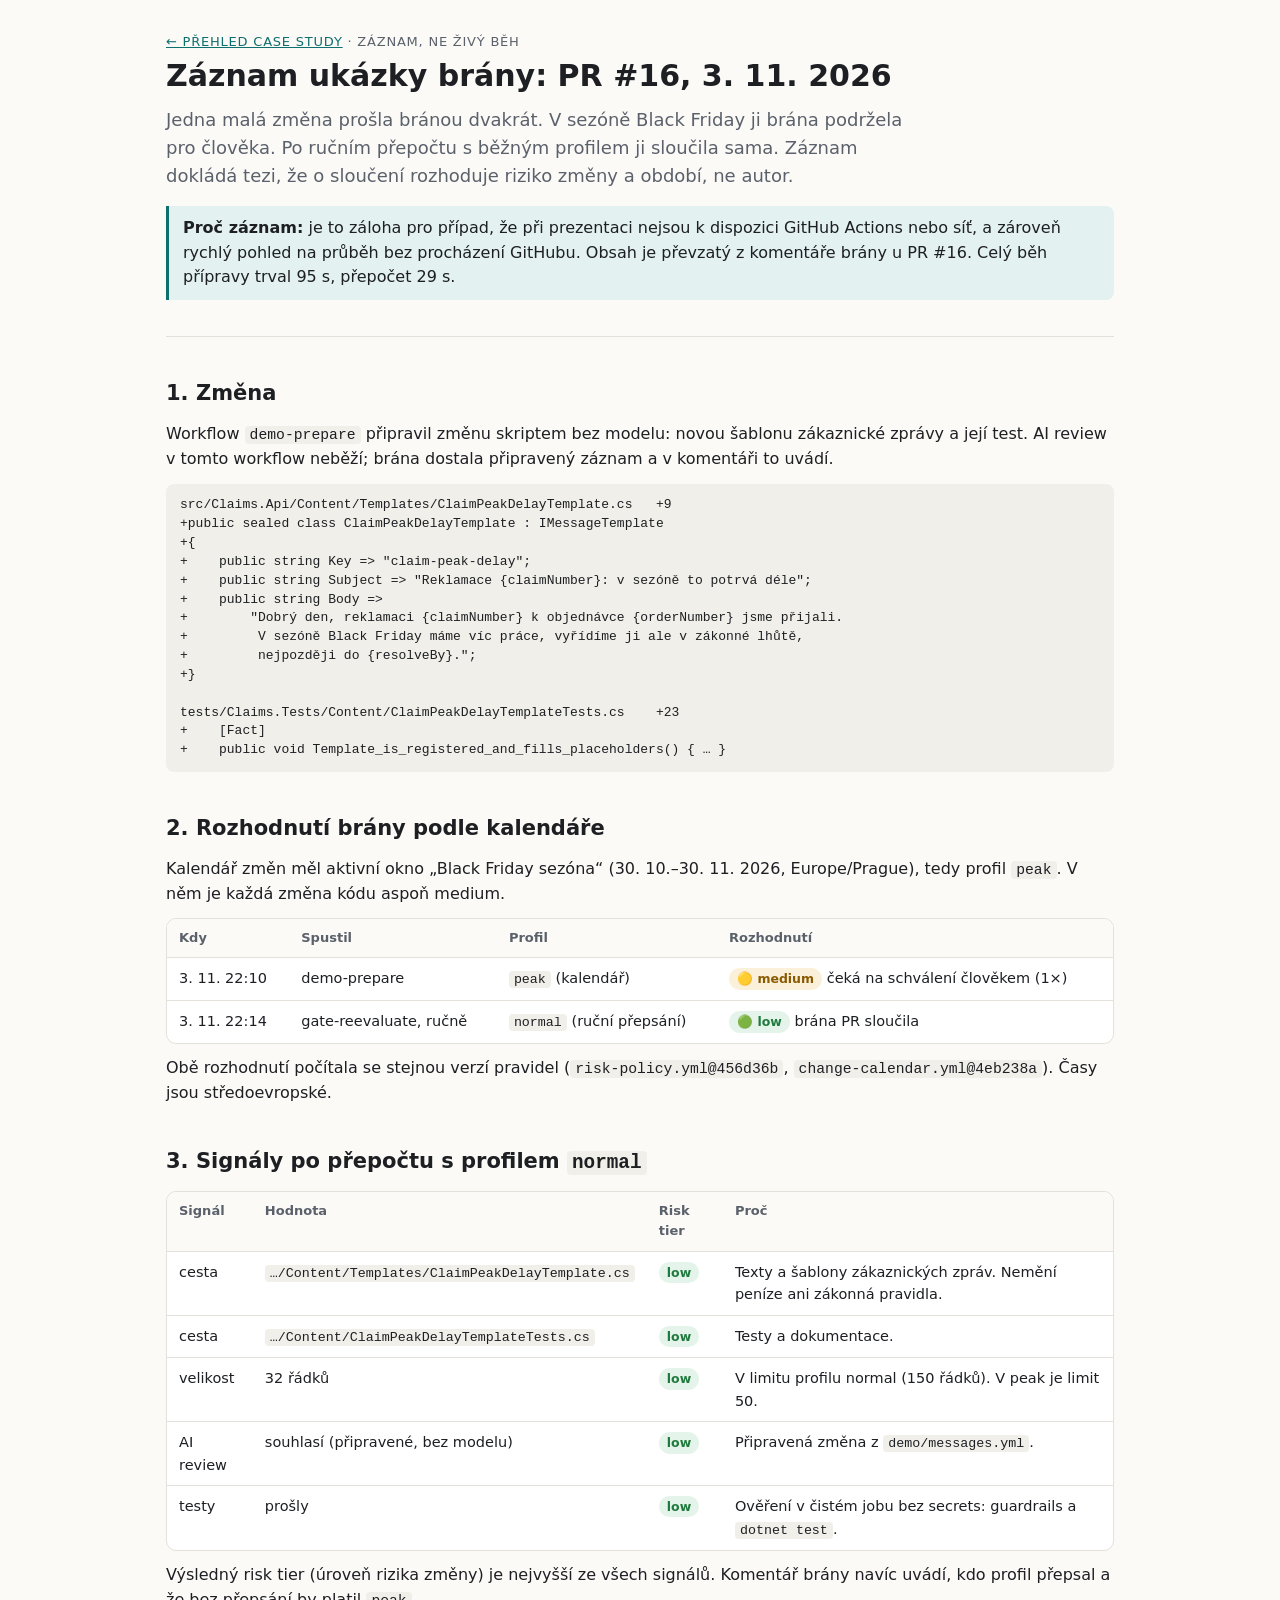
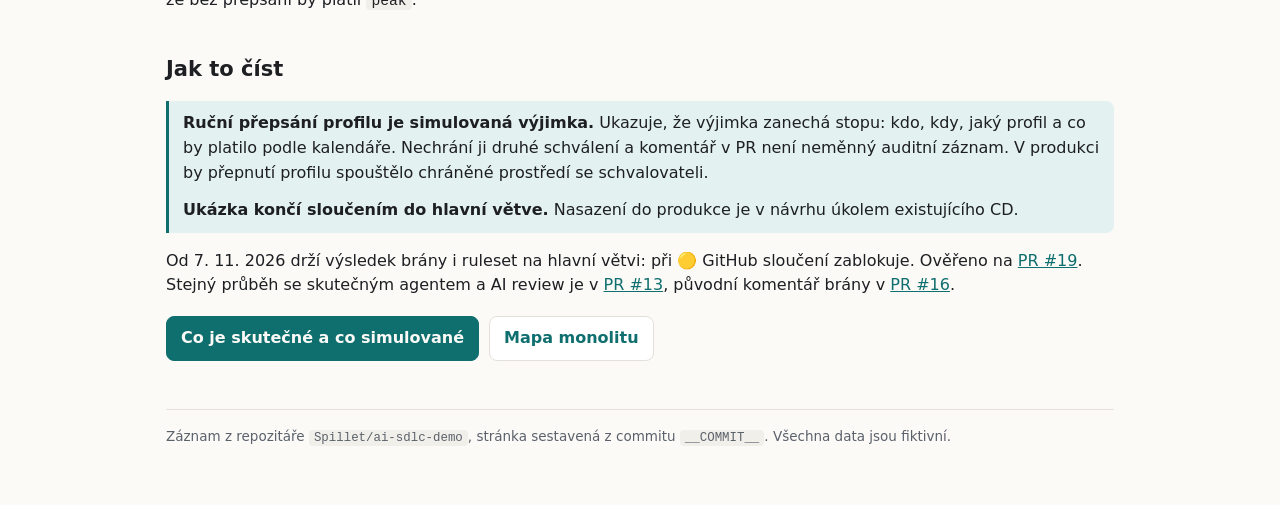
<file: pages/zaznam-dema.html>
<!doctype html>
<html lang="cs">
<head>
<meta charset="utf-8">
<meta name="viewport" content="width=device-width, initial-scale=1">
<title>Záznam ukázky brány</title>
<meta name="description" content="Záznam průběhu PR #16 z 3. 11. 2026: stejná změna v profilu peak a po ručním přepočtu s profilem normal.">
<link rel="stylesheet" href="style.css">
</head>
<body>
<main>
<header class="top">
  <p class="eyebrow"><a href="./">← Přehled case study</a> · Záznam, ne živý běh</p>
  <h1>Záznam ukázky brány: PR #16, 3. 11. 2026</h1>
  <p class="lead">Jedna malá změna prošla bránou dvakrát. V sezóně Black Friday ji brána podržela pro člověka. Po ručním přepočtu s běžným profilem ji sloučila sama. Záznam dokládá tezi, že o sloučení rozhoduje riziko změny a období, ne autor.</p>
  <div class="note">
    <p><strong>Proč záznam:</strong> je to záloha pro případ, že při prezentaci nejsou k dispozici GitHub Actions nebo síť, a zároveň rychlý pohled na průběh bez procházení GitHubu. Obsah je převzatý z komentáře brány u PR #16. Celý běh přípravy trval 95 s, přepočet 29 s.</p>
  </div>
</header>

<section>
  <h2>1. Změna</h2>
  <p>Workflow <code>demo-prepare</code> připravil změnu skriptem bez modelu: novou šablonu zákaznické zprávy a její test. AI review v tomto workflow neběží; brána dostala připravený záznam a v komentáři to uvádí.</p>
<pre>src/Claims.Api/Content/Templates/ClaimPeakDelayTemplate.cs   +9
+public sealed class ClaimPeakDelayTemplate : IMessageTemplate
+{
+    public string Key => "claim-peak-delay";
+    public string Subject => "Reklamace {claimNumber}: v sezóně to potrvá déle";
+    public string Body =>
+        "Dobrý den, reklamaci {claimNumber} k objednávce {orderNumber} jsme přijali.
+         V sezóně Black Friday máme víc práce, vyřídíme ji ale v zákonné lhůtě,
+         nejpozději do {resolveBy}.";
+}

tests/Claims.Tests/Content/ClaimPeakDelayTemplateTests.cs    +23
+    [Fact]
+    public void Template_is_registered_and_fills_placeholders() { … }</pre>
</section>

<section>
  <h2>2. Rozhodnutí brány podle kalendáře</h2>
  <p>Kalendář změn měl aktivní okno „Black Friday sezóna“ (30. 10.–30. 11. 2026, Europe/Prague), tedy profil <code>peak</code>. V něm je každá změna kódu aspoň medium.</p>
  <div class="table-wrap"><table>
    <thead><tr><th>Kdy</th><th>Spustil</th><th>Profil</th><th>Rozhodnutí</th></tr></thead>
    <tbody>
      <tr><td>3. 11. 22:10</td><td>demo-prepare</td><td><code>peak</code> (kalendář)</td><td><span class="tag t-med">🟡 medium</span> čeká na schválení člověkem (1×)</td></tr>
      <tr><td>3. 11. 22:14</td><td>gate-reevaluate, ručně</td><td><code>normal</code> (ruční přepsání)</td><td><span class="tag t-low">🟢 low</span> brána PR sloučila</td></tr>
    </tbody>
  </table></div>
  <p>Obě rozhodnutí počítala se stejnou verzí pravidel (<code>risk-policy.yml@456d36b</code>, <code>change-calendar.yml@4eb238a</code>). Časy jsou středoevropské.</p>
</section>

<section>
  <h2>3. Signály po přepočtu s profilem <code>normal</code></h2>
  <div class="table-wrap"><table>
    <thead><tr><th>Signál</th><th>Hodnota</th><th>Risk tier</th><th>Proč</th></tr></thead>
    <tbody>
      <tr><td>cesta</td><td><code>…/Content/Templates/ClaimPeakDelayTemplate.cs</code></td><td><span class="tag t-low">low</span></td><td>Texty a šablony zákaznických zpráv. Nemění peníze ani zákonná pravidla.</td></tr>
      <tr><td>cesta</td><td><code>…/Content/ClaimPeakDelayTemplateTests.cs</code></td><td><span class="tag t-low">low</span></td><td>Testy a dokumentace.</td></tr>
      <tr><td>velikost</td><td>32 řádků</td><td><span class="tag t-low">low</span></td><td>V limitu profilu normal (150 řádků). V peak je limit 50.</td></tr>
      <tr><td>AI review</td><td>souhlasí (připravené, bez modelu)</td><td><span class="tag t-low">low</span></td><td>Připravená změna z <code>demo/messages.yml</code>.</td></tr>
      <tr><td>testy</td><td>prošly</td><td><span class="tag t-low">low</span></td><td>Ověření v čistém jobu bez secrets: guardrails a <code>dotnet test</code>.</td></tr>
    </tbody>
  </table></div>
  <p>Výsledný risk tier (úroveň rizika změny) je nejvyšší ze všech signálů. Komentář brány navíc uvádí, kdo profil přepsal a že bez přepsání by platil <code>peak</code>.</p>
</section>

<section>
  <h2>Jak to číst</h2>
  <div class="note">
    <p><strong>Ruční přepsání profilu je simulovaná výjimka.</strong> Ukazuje, že výjimka zanechá stopu: kdo, kdy, jaký profil a co by platilo podle kalendáře. Nechrání ji druhé schválení a komentář v PR není neměnný auditní záznam. V produkci by přepnutí profilu spouštělo chráněné prostředí se schvalovateli.</p>
    <p><strong>Ukázka končí sloučením do hlavní větve.</strong> Nasazení do produkce je v návrhu úkolem existujícího CD.</p>
  </div>
  <p>Od 7. 11. 2026 drží výsledek brány i ruleset na hlavní větvi: při 🟡 GitHub sloučení zablokuje. Ověřeno na <a href="https://github.com/Spillet/ai-sdlc-demo/pull/19">PR #19</a>. Stejný průběh se skutečným agentem a AI review je v <a href="https://github.com/Spillet/ai-sdlc-demo/pull/13">PR #13</a>, původní komentář brány v <a href="https://github.com/Spillet/ai-sdlc-demo/pull/16">PR #16</a>.</p>
  <div class="links">
    <a class="primary" href="./#skutecne">Co je skutečné a co simulované</a>
    <a href="mapa/">Mapa monolitu</a>
  </div>
</section>

<footer>
  Záznam z repozitáře <code>Spillet/ai-sdlc-demo</code>, stránka sestavená z commitu <code>__COMMIT__</code>. Všechna data jsou fiktivní.
</footer>
</main>
</body>
</html>
</file>
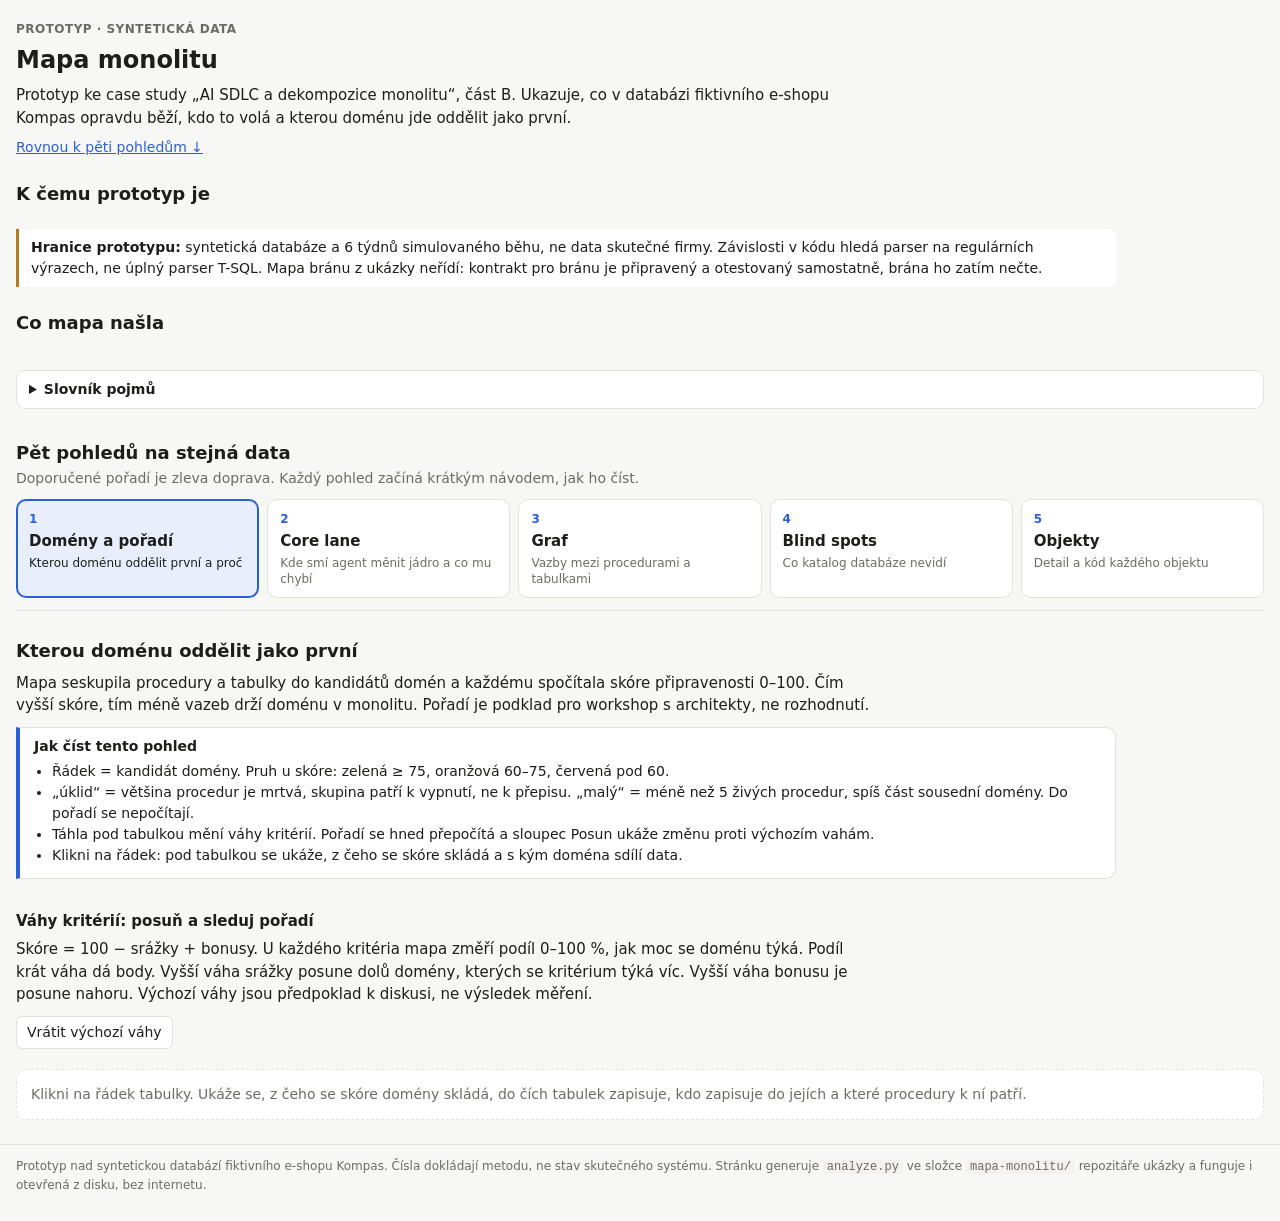
<file: mapa-monolitu/mapa/template.html>
<!doctype html>
<html lang="cs">
<head>
<meta charset="utf-8">
<meta name="viewport" content="width=device-width, initial-scale=1">
<title>Mapa monolitu · ukázka</title>
<style>
:root{
  --bg:#f7f7f5;--panel:#ffffff;--ink:#1d1d1b;--muted:#6b6b66;--line:#e2e1dc;--accent:#2b5fd9;--accent-soft:#e8eefc;
  --good:#2f8a4c;--warn:#b7791f;--bad:#c0392b;--chip:#efeee9;--code:#f3f2ee;
  --l-static:#6b7280;--l-dynamic:#d97706;--l-runtime:#7c3aed;--l-client:#0891b2;--l-agent:#db2777;
}
@media (prefers-color-scheme: dark){:root:not([data-theme="light"]){
  --bg:#151514;--panel:#1e1e1c;--ink:#ecebe6;--muted:#a3a29b;--line:#34332f;--accent:#7aa2ff;--accent-soft:#1f2a44;
  --good:#5cc27f;--warn:#e0a93f;--bad:#ef6b5b;--chip:#2a2a27;--code:#232320;
  --l-static:#9ca3af;--l-dynamic:#f59e0b;--l-runtime:#a78bfa;--l-client:#22d3ee;--l-agent:#f472b6;}}
:root[data-theme="dark"]{
  --bg:#151514;--panel:#1e1e1c;--ink:#ecebe6;--muted:#a3a29b;--line:#34332f;--accent:#7aa2ff;--accent-soft:#1f2a44;
  --good:#5cc27f;--warn:#e0a93f;--bad:#ef6b5b;--chip:#2a2a27;--code:#232320;
  --l-static:#9ca3af;--l-dynamic:#f59e0b;--l-runtime:#a78bfa;--l-client:#22d3ee;--l-agent:#f472b6;}
*{box-sizing:border-box}
body{margin:0;background:var(--bg);color:var(--ink);font:14px/1.5 system-ui,-apple-system,"Segoe UI",sans-serif}
a{color:var(--accent)}
:focus-visible{outline:2px solid var(--accent);outline-offset:2px}
header{padding:20px 16px 8px;max-width:1400px;margin:0 auto}
h1{font-size:24px;margin:0 0 6px}
.eyebrow{margin:0 0 4px;font-size:12px;font-weight:600;letter-spacing:.04em;text-transform:uppercase;color:var(--muted)}
.sub{color:var(--ink);margin:0;max-width:820px;font-size:15px}
h2{font-size:18px;margin:22px 0 8px}h3{font-size:15px;margin:16px 0 6px}
.lead{max-width:860px;margin:0 0 10px;font-size:15px}
.muted{color:var(--muted)}
.small{font-size:12px}
ul{padding-left:18px;margin:6px 0}
code{font-size:12px;background:var(--code);padding:0 4px;border-radius:4px}
/* karty */
.cards{display:grid;grid-template-columns:repeat(auto-fit,minmax(240px,1fr));gap:10px;margin:10px 0}
.card{background:var(--panel);border:1px solid var(--line);border-radius:10px;padding:12px 14px;min-width:0}
.card li,.panel li,.panel h2,.chip{overflow-wrap:anywhere}
.card h3{margin:0 0 6px;font-size:14px;display:flex;justify-content:space-between;gap:8px;align-items:baseline}
.card p{margin:0 0 6px}
.card .go{background:none;border:0;padding:0;color:var(--accent);font:inherit;font-weight:600;cursor:pointer}
.count{font-size:12px;font-weight:700;background:var(--chip);border-radius:10px;padding:1px 8px;white-space:nowrap}
.why{margin:12px 0 6px}
.why .card{border-top:3px solid var(--accent)}
.limits{border-left:3px solid var(--warn);background:var(--panel);padding:8px 12px;margin:10px 0;max-width:1100px;border-radius:0 8px 8px 0}
/* čísla */
.kpis{display:grid;gap:8px;margin:12px 0 4px}
.kpis.main{grid-template-columns:repeat(auto-fit,minmax(250px,1fr))}
.kpis.rest{grid-template-columns:repeat(auto-fit,minmax(130px,1fr))}
.kpi{background:var(--panel);border:1px solid var(--line);border-radius:10px;padding:10px 12px}
.kpi b{display:block;font-size:20px;font-variant-numeric:tabular-nums}
.kpis.main .kpi b{font-size:26px}
.kpi span{color:var(--muted);font-size:12px;display:block}
.kpis.main .kpi span{color:var(--ink);font-size:13px}
.kpi small{display:block;color:var(--muted);font-size:12px;margin-top:4px}
details.gloss{margin:10px 0 0;background:var(--panel);border:1px solid var(--line);border-radius:10px;padding:8px 12px}
details.gloss summary{cursor:pointer;font-weight:600}
details.gloss dl{display:grid;grid-template-columns:minmax(150px,220px) 1fr;gap:6px 14px;margin:10px 0 4px}
details.gloss dt{font-weight:600}details.gloss dd{margin:0}
@media (max-width:600px){details.gloss dl{grid-template-columns:1fr}details.gloss dd{margin:0 0 8px}}
/* výběr pohledu */
.views-wrap{max-width:1400px;margin:0 auto;padding:6px 16px 0}
.views-wrap h2{margin:16px 0 2px}
.views{display:grid;grid-template-columns:repeat(5,minmax(0,1fr));gap:8px;margin:10px 0 0;padding-bottom:12px;border-bottom:1px solid var(--line)}
.view{display:flex;flex-direction:column;align-items:flex-start;gap:2px;text-align:left;background:var(--panel);border:1px solid var(--line);border-radius:10px;padding:10px 12px;color:var(--ink);font:inherit;cursor:pointer;min-height:76px}
.view:hover{border-color:var(--accent)}
.view .vn{font-size:12px;font-weight:700;color:var(--accent)}
.view b{font-size:15px}
.view small{color:var(--muted);font-size:12px;line-height:1.35}
.view.on{border:2px solid var(--accent);background:var(--accent-soft);padding:9px 11px}
.view.on small{color:var(--ink)}
@media (max-width:900px){.views{grid-template-columns:repeat(3,minmax(0,1fr))}}
@media (max-width:600px){.views{grid-template-columns:repeat(2,minmax(0,1fr))}.view{min-height:0}}
main{max-width:1400px;margin:0 auto;padding:4px 16px 24px}
.tab{display:none}.tab.on{display:block}
.howto{background:var(--panel);border:1px solid var(--line);border-left:4px solid var(--accent);border-radius:0 10px 10px 0;padding:8px 14px;margin:8px 0 14px;max-width:1100px}
.howto b.t{display:block;margin-bottom:2px}
.howto ul{margin:4px 0}
.empty{border:1px dashed var(--line);border-radius:10px;padding:14px;color:var(--muted);background:var(--panel)}
/* tabulky */
table{border-collapse:collapse;width:100%;background:var(--panel);border:1px solid var(--line);border-radius:8px;overflow:hidden}
th,td{padding:7px 9px;border-bottom:1px solid var(--line);text-align:left;vertical-align:top}
th{font-size:12px;color:var(--muted);font-weight:600;background:var(--chip)}
td.n,th.n{text-align:right;font-variant-numeric:tabular-nums}
tr.click{cursor:pointer}tr.click:hover,tr.click:focus{background:var(--chip)}
tr.sel{background:var(--accent-soft)!important}
.wrap{overflow-x:auto;max-width:100%}
#domtab{min-width:860px}#lanetab{min-width:880px}
.bar{height:8px;border-radius:4px;background:var(--chip);position:relative;min-width:80px}
.bar i{position:absolute;left:0;top:0;bottom:0;border-radius:4px;background:var(--good)}
.chip{display:inline-block;background:var(--chip);border-radius:10px;padding:1px 8px;margin:1px 2px;font-size:12px}
.lay{display:inline-block;width:9px;height:9px;border-radius:50%;margin-right:4px;vertical-align:middle}
.grid{display:grid;grid-template-columns:minmax(0,1fr) 380px;gap:16px}
@media (max-width:900px){.grid{grid-template-columns:1fr}#otabwrap{max-height:55vh;overflow:auto;border-radius:8px}}
.panel{background:var(--panel);border:1px solid var(--line);border-radius:10px;padding:12px;min-width:0}
.panel h2{margin-top:0;word-break:break-word}
.controls{display:flex;flex-wrap:wrap;gap:8px;align-items:center;margin-bottom:8px}
input[type=search]{min-width:min(260px,100%)}
select,input[type=search]{font:inherit;padding:5px 8px;border:1px solid var(--line);border-radius:6px;background:var(--panel);color:var(--ink);max-width:100%}
button.btn{font:inherit;padding:5px 10px;border:1px solid var(--line);border-radius:6px;background:var(--panel);color:var(--ink);cursor:pointer}
button.btn:hover{border-color:var(--accent)}
label{font-size:13px;color:var(--muted)}
pre{background:var(--code);padding:10px;border-radius:6px;overflow:auto;font-size:12px;max-height:420px}
.note{border-left:3px solid var(--warn);padding:8px 12px;background:var(--panel);margin:10px 0;border-radius:0 8px 8px 0;max-width:1100px}
.note.info{border-left-color:var(--accent)}
/* váhy */
.wgroups{display:grid;grid-template-columns:1fr 1fr;gap:12px;margin:8px 0 12px}
@media (max-width:900px){.wgroups{grid-template-columns:1fr}}
.wgroup h3{margin:0 0 6px}
.w{padding:6px 0;border-top:1px solid var(--line)}
.w label{display:flex;justify-content:space-between;gap:8px;color:var(--ink);font-size:13px;font-weight:600}
.w input{width:100%}
.w small{display:block;color:var(--muted);font-size:12px}
.w.changed label b{color:var(--accent)}
.wbar{display:flex;flex-wrap:wrap;gap:8px;align-items:center;margin:6px 0}
#domsum{font-size:15px}
.up{color:var(--good);font-weight:700}.down{color:var(--bad);font-weight:700}
/* core lane */
.st{display:inline-block;border-radius:10px;padding:1px 9px;font-size:12px;font-weight:600;white-space:nowrap;border:1px solid currentColor}
.st-closed{color:var(--bad)}.st-draft-only{color:var(--warn)}.st-open{color:var(--good)}
.card.s-closed{border-top:3px solid var(--bad)}.card.s-draft-only{border-top:3px solid var(--warn)}.card.s-open{border-top:3px solid var(--good)}
.ok{color:var(--good)}.ko{color:var(--bad)}
/* graf */
canvas{width:100%;height:600px;display:block;background:var(--panel);border:1px solid var(--line);border-radius:10px;touch-action:none;cursor:grab}
@media (max-width:600px){canvas{height:380px}}
.legend{display:flex;flex-wrap:wrap;gap:4px 12px;align-items:center;margin:8px 0;font-size:12px}
.legend .sw{display:inline-block;width:10px;height:10px;margin-right:4px;vertical-align:middle}
.dchips{display:flex;flex-wrap:wrap;gap:4px;margin:4px 0 0}
.dchip{font:inherit;font-size:12px;background:var(--chip);border:1px solid transparent;border-radius:10px;padding:1px 8px;color:var(--ink);cursor:pointer}
.dchip.on{border-color:var(--accent);background:var(--accent-soft)}
#gmsg{font-size:12px}
/* blind spots */
.scrollbox{max-height:220px;overflow:auto;margin:4px 0 0}
.card ul{margin:4px 0 0}
footer{max-width:1400px;margin:0 auto;padding:12px 16px 28px;color:var(--muted);font-size:12px;border-top:1px solid var(--line)}
</style>
</head>
<body>
<header>
  <p class="eyebrow">Prototyp · syntetická data</p>
  <h1>Mapa monolitu</h1>
  <p class="sub">Prototyp ke case study „AI SDLC a dekompozice monolitu“, část B. Ukazuje, co v databázi fiktivního e-shopu Kompas opravdu běží, kdo to volá a kterou doménu jde oddělit jako první.</p>
  <p style="margin:8px 0 0"><a href="#views-h">Rovnou k pěti pohledům ↓</a></p>
  <h2>K čemu prototyp je</h2>
  <div class="cards why" id="why"></div>
  <p class="limits"><b>Hranice prototypu:</b> syntetická databáze a 6 týdnů simulovaného běhu, ne data skutečné firmy. Závislosti v kódu hledá parser na regulárních výrazech, ne úplný parser T-SQL. Mapa bránu z ukázky neřídí: kontrakt pro bránu je připravený a otestovaný samostatně, brána ho zatím nečte.</p>
  <h2>Co mapa našla</h2>
  <div class="kpis main" id="kpis"></div>
  <div class="kpis rest" id="kpis2"></div>
  <details class="gloss" id="gloss">
    <summary>Slovník pojmů</summary>
    <dl>
      <dt>Kandidát domény</dt><dd>Skupina procedur a tabulek, které spolu pracují, nalezená algoritmem. Je to návrh pro workshop, ne hotová doména. Hranici potvrdí architekt a vlastník.</dd>
      <dt>Názvy <code>D:…</code></dt><dd>Vznikají automaticky podle nejcentrálnější tabulky skupiny: <code>D:OrderNote</code> je skupina kolem tabulky <code>OrderNote</code>. Lidský název (Reklamace, Katalog) mají jen domény, kterým je přidělený vlastník.</dd>
      <dt>Katalog závislostí</dt><dd>Co o vazbách mezi objekty ví databáze sama (obdoba <code>sys.sql_expression_dependencies</code> v MS SQL). Zná jen odkazy zapsané přímo v kódu.</dd>
      <dt>Vrstva</dt><dd>Zdroj, ze kterého mapa vazbu zjistila: katalog (statická vrstva), rozbor dynamického SQL, zdrojáky klienta v Delphi, plánovač úloh a záznam běhu. U každé vazby si mapa pamatuje, která vrstva ji viděla.</dd>
      <dt>Blind spot</dt><dd>Slepé místo: vazba, kterou katalog nevidí nebo kterou mapa nezná jistě, například jméno tabulky skládané až za běhu.</dd>
      <dt>Živá a mrtvá procedura</dt><dd>Živá se za 6 týdnů simulovaného běhu aspoň jednou zavolala. Mrtvá se nezavolala a nevolá ji ani plánovač, ani klient: kandidát na vypnutí, ne na přepis. „Mimo okno měření“ = je v plánovači, ale běží řidčeji (třeba roční uzávěrka). „V klientovi, nepoužitá“ = klient ji umí zavolat, ale za 6 týdnů to nikdo neudělal.</dd>
      <dt>Sdílená tabulka</dt><dd>Tabulka, kterou používá mnoho procedur z různých domén (například <code>Orders</code>, <code>Product</code>). Ze shlukování je vyřazená, jinak by slepila všechno do jedné domény.</dd>
      <dt>Skóre připravenosti</dt><dd>Extraction readiness score, 0–100. Čím vyšší, tím méně vazeb drží doménu v monolitu a tím snáz jde oddělit.</dd>
      <dt>Core lane</dt><dd>Cesta, kterou agent mění jádro monolitu, tedy procedury a tabulky domény. Stav <code>closed</code>, <code>draft-only</code> nebo <code>open</code> říká, co agent v doméně smí.</dd>
      <dt>Characterization test</dt><dd>Test, který zachytí současné chování procedury, i s jejími chybami. Nová verze se s ním porovná. „Ověřený“ = má doložený zelený běh.</dd>
      <dt>Vlastník (owning team)</dt><dd>Tým, který za doménu odpovídá a rozhoduje o změnách v ní. V ukázce fiktivní.</dd>
      <dt>Evidence pack</dt><dd>Soubor, kam mapa pro každou doménu zapíše důkazy: vlastníka, testy, blind spots a stav core lane. Je připravený jako vstup pro bránu.</dd>
    </dl>
  </details>
</header>
<div class="views-wrap">
  <h2 id="views-h">Pět pohledů na stejná data</h2>
  <p class="muted" style="margin:0">Doporučené pořadí je zleva doprava. Každý pohled začíná krátkým návodem, jak ho číst.</p>
  <div class="views" id="views" role="tablist" aria-labelledby="views-h">
    <button class="view on" role="tab" id="t-domeny" data-t="domeny" aria-controls="domeny" aria-selected="true"><span class="vn">1</span><b>Domény a pořadí</b><small>Kterou doménu oddělit první a proč</small></button>
    <button class="view" role="tab" id="t-lane" data-t="lane" aria-controls="lane" aria-selected="false" tabindex="-1"><span class="vn">2</span><b>Core lane</b><small>Kde smí agent měnit jádro a co mu chybí</small></button>
    <button class="view" role="tab" id="t-graf" data-t="graf" aria-controls="graf" aria-selected="false" tabindex="-1"><span class="vn">3</span><b>Graf</b><small>Vazby mezi procedurami a tabulkami</small></button>
    <button class="view" role="tab" id="t-blind" data-t="blind" aria-controls="blind" aria-selected="false" tabindex="-1"><span class="vn">4</span><b>Blind spots</b><small>Co katalog databáze nevidí</small></button>
    <button class="view" role="tab" id="t-objekty" data-t="objekty" aria-controls="objekty" aria-selected="false" tabindex="-1"><span class="vn">5</span><b>Objekty</b><small>Detail a kód každého objektu</small></button>
  </div>
</div>
<main>
  <section class="tab on" id="domeny" role="tabpanel" aria-labelledby="t-domeny">
    <h2>Kterou doménu oddělit jako první</h2>
    <p class="lead">Mapa seskupila procedury a tabulky do kandidátů domén a každému spočítala skóre připravenosti 0–100. Čím vyšší skóre, tím méně vazeb drží doménu v monolitu. Pořadí je podklad pro workshop s architekty, ne rozhodnutí.</p>
    <div class="howto"><b class="t">Jak číst tento pohled</b><ul>
      <li>Řádek = kandidát domény. Pruh u skóre: zelená ≥ 75, oranžová 60–75, červená pod 60.</li>
      <li>„úklid“ = většina procedur je mrtvá, skupina patří k vypnutí, ne k přepisu. „malý“ = méně než 5 živých procedur, spíš část sousední domény. Do pořadí se nepočítají.</li>
      <li>Táhla pod tabulkou mění váhy kritérií. Pořadí se hned přepočítá a sloupec Posun ukáže změnu proti výchozím vahám.</li>
      <li>Klikni na řádek: pod tabulkou se ukáže, z čeho se skóre skládá a s kým doména sdílí data.</li>
    </ul></div>
    <p id="domsum" aria-live="polite"></p>
    <div class="wrap"><table id="domtab"></table></div>
    <h3>Váhy kritérií: posuň a sleduj pořadí</h3>
    <p class="lead">Skóre = 100 − srážky + bonusy. U každého kritéria mapa změří podíl 0–100 %, jak moc se doménu týká. Podíl krát váha dá body. Vyšší váha srážky posune dolů domény, kterých se kritérium týká víc. Vyšší váha bonusu je posune nahoru. Výchozí váhy jsou předpoklad k diskusi, ne výsledek měření.</p>
    <div class="wbar"><button class="btn" id="wreset" type="button">Vrátit výchozí váhy</button><span class="small" id="wstate" aria-live="polite"></span></div>
    <div class="wgroups" id="weights"></div>
    <div id="domdetail"><div class="empty">Klikni na řádek tabulky. Ukáže se, z čeho se skóre domény skládá, do čích tabulek zapisuje, kdo zapisuje do jejích a které procedury k ní patří.</div></div>
    <div id="sens"></div>
  </section>
  <section class="tab" id="lane" role="tabpanel" aria-labelledby="t-lane"></section>
  <section class="tab" id="graf" role="tabpanel" aria-labelledby="t-graf">
    <h2>Graf závislostí</h2>
    <p class="lead">Každý bod je objekt databáze, každá čára vazba mezi dvěma objekty. Body stejné barvy patří do stejného kandidáta domény. Graf ukazuje, které skupiny drží pohromadě a které tabulky je spojují.</p>
    <div class="howto"><b class="t">Jak číst tento pohled</b><ul>
      <li>Najeď nebo klikni na bod: zvýrazní se jeho přímí sousedé a vpravo (na mobilu pod grafem) se ukáže detail. Klik do prázdna výběr zruší.</li>
      <li>Kolečkem myši nebo tlačítky + a − přibližuješ, tažením posouváš. „Celý graf“ vrátí výchozí pohled.</li>
      <li>Filtr Doména ukáže jednu doménu a tabulky, které sdílí s ostatními. Stejně funguje klik na barevný štítek domény pod grafem.</li>
    </ul></div>
    <div class="controls">
      <label>Doména <select id="fdom"><option value="">všechny</option></select></label>
      <label><input type="checkbox" id="fshared" checked> sdílené objekty</label>
      <label><input type="checkbox" id="fdead"> mrtvé procedury</label>
      <input type="search" id="fsearch" list="gnodes" placeholder="najít objekt, např. Product" aria-label="Najít objekt v grafu"><datalist id="gnodes"></datalist>
      <button class="btn" id="zin" type="button" aria-label="Přiblížit">+</button><button class="btn" id="zout" type="button" aria-label="Oddálit">−</button><button class="btn" id="zfit" type="button">Celý graf</button>
      <span id="gmsg" class="muted" aria-live="polite"></span>
    </div>
    <div class="grid">
      <div>
        <canvas id="cv" aria-label="Graf závislostí. Stejné informace jsou přístupné v pohledu Objekty."></canvas>
        <div class="legend" id="legend"></div>
        <div class="dchips" id="dchips"></div>
      </div>
      <div class="panel" id="detail"></div>
    </div>
  </section>
  <section class="tab" id="blind" role="tabpanel" aria-labelledby="t-blind"></section>
  <section class="tab" id="objekty" role="tabpanel" aria-labelledby="t-objekty">
    <h2>Objekty databáze</h2>
    <p class="lead" id="olead"></p>
    <div class="howto"><b class="t">Jak číst tento pohled</b><ul>
      <li>Hledej podle jména, domény nebo stavu (například <code>Product</code>, <code>Claim</code>, <code>mrtvá</code>). Typ objektu zúžíš výběrem vedle.</li>
      <li>Klikni na řádek: vpravo (na mobilu pod tabulkou) se ukáže, kdo objekt volá, co čte a zapisuje a jeho kód. Poslední sloupec je u procedur počet volání za 6 týdnů, u tabulek velikost v GB.</li>
      <li>Barevná tečka u vazby = vrstva, která ji viděla. Vazba jen s jinou tečkou než šedou (katalog) je pro katalog databáze neviditelná.</li>
      <li>Stav: <b>živá</b> se za 6 týdnů zavolala, <b>mrtvá</b> ne a nikdo ji nevolá, <b>mimo okno měření</b> je v plánovači, ale běží řidčeji, <b>v klientovi, nepoužitá</b> ji klient umí zavolat, ale nikdo to neudělal.</li>
    </ul></div>
    <div class="controls">
      <input type="search" id="osearch" placeholder="hledat jméno, doménu, stav…" aria-label="Hledat objekt">
      <select id="otype" aria-label="Typ objektu"><option value="">všechny typy</option><option value="P">procedury (P)</option><option value="FN">funkce (FN)</option><option value="TR">triggery (TR)</option><option value="U">tabulky (U)</option><option value="V">pohledy (V)</option></select>
      <span id="ocount" class="muted small" aria-live="polite"></span>
    </div>
    <p id="opicks" class="small"></p>
    <div class="grid"><div class="wrap" id="otabwrap"><table id="otab"></table></div><div class="panel" id="odetail"></div></div>
  </section>
</main>
<footer>Prototyp nad syntetickou databází fiktivního e-shopu Kompas. Čísla dokládají metodu, ne stav skutečného systému. Stránku generuje <code>analyze.py</code> ve složce <code>mapa-monolitu/</code> repozitáře ukázky a funguje i otevřená z disku, bez internetu.</footer>
<script>
const DATA = /*__DATA__*/null;
const S = DATA.summary;
const N = new Map(DATA.nodes.map(n => [n.id, n]));
const OUT = new Map(), IN = new Map();
for (const e of DATA.edges) {
  if (!OUT.has(e.src)) OUT.set(e.src, []); OUT.get(e.src).push(e);
  if (!IN.has(e.dst)) IN.set(e.dst, []); IN.get(e.dst).push(e);
}
const LAYERS = ["static","dynamic","runtime","client","agent"];
const LNAME = {static:"statická (katalog)",dynamic:"dynamické SQL",runtime:"běh (XE)",client:"Delphi klient",agent:"plánovač"};
const LSRC = {static:"katalog závislostí databáze, tedy odkazy zapsané v kódu", dynamic:"rozbor textu dynamického SQL (EXEC, sp_executesql)", runtime:"záznam běhu za 6 týdnů (Extended Events, simulovaný)", client:"hledání volání ve zdrojácích klienta v Delphi", agent:"kroky naplánovaných úloh (SQL Agent)"};
const css = v => getComputedStyle(document.documentElement).getPropertyValue(v).trim();
const esc = s => String(s ?? "").replace(/[&<>"]/g, c => ({"&":"&amp;","<":"&lt;",">":"&gt;",'"':"&quot;"}[c]));
const fmt = n => n == null ? "–" : Number(n).toLocaleString("cs-CZ");
const dec = (n, d) => Number(n).toFixed(d).replace(".", ",");
const TYPE = {P:"procedura",FN:"funkce",TR:"trigger",U:"tabulka",V:"pohled"};
const NAME = Object.fromEntries((DATA.lanes || []).filter(r => r.name).map(r => [r.domain, r.name]));
const dname = d => NAME[d] ? `${d} · ${NAME[d]}` : d;
const narrow = () => window.matchMedia("(max-width:900px)").matches;

// ---------- přepínání pohledů
const TABS = ["domeny","lane","graf","blind","objekty"];
function openTab(t, focus){
  if (!TABS.includes(t)) t = "domeny";
  document.querySelectorAll("#views [role=tab]").forEach(b => {
    const on = b.dataset.t === t; b.classList.toggle("on", on); b.setAttribute("aria-selected", on ? "true" : "false"); b.tabIndex = on ? 0 : -1; if (on && focus) b.focus();
  });
  document.querySelectorAll(".tab").forEach(x => x.classList.toggle("on", x.id === t));
  try { localStorage.setItem("mapa-tab", t); } catch(e) {}
  try { history.replaceState(null, "", "#pohled-" + t); } catch(e) {}
  if (t === "graf") startGraph();
}
function goTab(t){ openTab(t); document.getElementById("views").scrollIntoView({behavior:"smooth", block:"start"}); }
document.getElementById("views").addEventListener("click", ev => { const b = ev.target.closest("[role=tab]"); if (b) openTab(b.dataset.t); });
document.getElementById("views").addEventListener("keydown", ev => {
  const i = TABS.indexOf((document.activeElement.dataset || {}).t); if (i < 0) return;
  let j = null;
  if (ev.key === "ArrowRight" || ev.key === "ArrowDown") j = (i + 1) % TABS.length;
  if (ev.key === "ArrowLeft" || ev.key === "ArrowUp") j = (i - 1 + TABS.length) % TABS.length;
  if (ev.key === "Home") j = 0; if (ev.key === "End") j = TABS.length - 1;
  if (j != null) { ev.preventDefault(); openTab(TABS[j], true); }
});
document.addEventListener("click", ev => { const g = ev.target.closest("[data-go]"); if (g) { ev.preventDefault(); goTab(g.dataset.go); } });
// klávesnice: Enter nebo mezerník na klikacím řádku tabulky
document.addEventListener("keydown", ev => {
  const tr = ev.target.closest && ev.target.closest("tr.click");
  if (tr && (ev.key === "Enter" || ev.key === " ")) { ev.preventDefault(); tr.click(); }
});

// ---------- úvod a čísla
(function(){
  const sb = S.static_dead_but_alive.length, pct = Math.round(sb / S.live_procs * 100);
  const nShared = Object.keys(S.shared_tables).length, dead = S.status["mrtvá"] || 0;
  const why = [
    ["Proč mapa před dekompozicí", "Než tým oddělí první doménu, potřebuje vědět, co v databázi opravdu běží a kdo to volá. Bez toho přepisuje mrtvý kód nebo přetrhne vazbu, o které nikdo neví.", "objekty", "Objekty"],
    ["Co katalog databáze nevidí", `Katalog zná jen odkazy zapsané v kódu procedur. Nevidí volání z klienta, plánovače a webu ani dynamické SQL. Mapa proto kombinuje čtyři zdroje: kód procedur, zdrojáky klienta, plánovač úloh a záznam běhu.`, "blind", "Blind spots"],
    ["Jak vybrat první doménu", "Mapa seskupí procedury a tabulky do kandidátů domén a seřadí je podle toho, kolik vazeb je drží v monolitu. Pořadí je podklad pro workshop, hranici domény potvrdí vlastník.", "domeny", "Domény a pořadí"],
    ["Kde chybí důkaz pro změny od AI", "U každé domény mapa ukáže, jestli má vlastníka a ověřené testy chování. Bez nich smí agent v jádru domény jen navrhovat. Na syntetických datech zatím důkaz nemá žádná doména.", "lane", "Core lane"],
  ];
  document.getElementById("why").innerHTML = why.map(([t, p, go, gl]) => `<div class="card"><h3>${esc(t)}</h3><p>${esc(p)}</p><button class="go" type="button" data-go="${go}">→ ${esc(gl)}</button></div>`).join("");
  const k = [
    [`${sb} / ${S.live_procs}`, `používaných procedur nemá volajícího v katalogu (${pct} %)`, "Volá je klient, plánovač, web nebo dynamické SQL. Podle katalogu by vypadaly jako mrtvé.", "blind"],
    [dead, "procedur se za 6 týdnů simulovaného běhu nezavolalo", "Kandidáti na vypnutí, ne na přepis.", "objekty"],
    [nShared, "sdílených tabulek slepuje domény dohromady", "Ze shlukování jsou vyřazené. U každé mapa ukáže, kdo do ní nejvíc zapisuje.", "blind"],
  ];
  document.getElementById("kpis").innerHTML = k.map(([b, s, sm, go]) => `<div class="kpi"><b>${esc(b)}</b><span>${esc(s)}</span><small>${esc(sm)} <button class="go" type="button" data-go="${go}" style="background:none;border:0;padding:0;color:var(--accent);font:inherit;cursor:pointer">Ukázat →</button></small></div>`).join("");
  const k2 = [
    [S.procedures, "procedur"], [S.functions + S.triggers, "funkcí a triggerů"], [S.tables, "tabulek"], [S.views, "pohledů"],
    [dec(S.total_size_gb/1000, 1) + " TB", "dat (fiktivně)"],
    [dec(S.layers.not_in_catalog_pct, 1) + " %", "vazeb mezi objekty chybí v katalogu"],
  ];
  document.getElementById("kpis2").innerHTML = k2.map(([b,s]) => `<div class="kpi"><b>${esc(b)}</b><span>${esc(s)}</span></div>`).join("");
})();

// ---------- domény a váhy
const W0 = Object.assign({}, S.weights);
const W = Object.assign({}, S.weights);
const WDESC = {
  foreign_writes: "Procedury domény zapisují do tabulek jiné domény nebo do sdílených. Po oddělení by to znamenalo transakci přes dva systémy, proto má nejvyšší váhu.",
  inbound_writes: "Do tabulek domény zapisuje někdo cizí. Nový systém by musel převzít nebo zablokovat i cizí zápisy.",
  inbound_reads: "Tabulky domény čtou jiné domény. Po oddělení budou potřebovat API nebo kopii dat.",
  foreign_reads: "Doména čte cizí nebo sdílené tabulky. Bude potřebovat cizí API nebo kopii dat.",
  dynamic_sql: "Procedury s dynamickým SQL. Když se jméno objektu skládá až za běhu, počítá se dvakrát: cíle nezná jistě ani mapa.",
  external_calls: "Vstupy zvenku: klient, web, plánovač a volání z jiných domén. Každý vstup je potřeba při oddělení přesměrovat.",
  data_size: "Objem dat domény (logaritmická škála do 10 TB). Víc dat znamená delší přenos a delší souběžný běh.",
  bonus_readonly: "Podíl procedur, které jen čtou. Čtení jde levně ověřit souběžným během se starou cestou.",
  bonus_dead: "Podíl mrtvého kódu. Ten se vypne, nepřepisuje, takže práci ubírá.",
};
const isBonus = k => k.startsWith("bonus");
function scoreOf(d, w){
  w = w || W; let s = 100;
  for (const k in w) { const v = d.components[k] || 0; s += (isBonus(k) ? 1 : -1) * w[k] * v; }
  return Math.max(0, Math.min(100, s));
}
function ranking(w){
  return DATA.domains.filter(d => !d.cleanup_only && !d.too_small).map(d => ({d, s: scoreOf(d, w)})).sort((a,b) => b.s - a.s);
}
const BASE = Object.fromEntries(ranking(W0).map((x,i) => [x.d.domain, i+1]));
function wbox(){
  const slider = k => `<div class="w" id="wb-${k}"><label for="w-${k}"><span>${esc(S.weight_labels[k])} (${isBonus(k) ? "+" : "−"})</span><b id="wv-${k}">${W[k]}</b></label>
    <input type="range" min="0" max="40" value="${W[k]}" id="w-${k}" data-k="${k}" aria-describedby="wd-${k}">
    <small id="wd-${k}">${esc(WDESC[k] || "")} Výchozí váha ${W0[k]}.</small></div>`;
  const keys = Object.keys(W);
  document.getElementById("weights").innerHTML =
    `<div class="wgroup"><h3>Srážky: co doménu drží v monolitu</h3>${keys.filter(k => !isBonus(k)).map(slider).join("")}</div>
     <div class="wgroup"><h3>Bonusy: co oddělení usnadní</h3>${keys.filter(isBonus).map(slider).join("")}</div>`;
  document.getElementById("weights").addEventListener("input", ev => {
    const k = ev.target.dataset.k; if (!k) return;
    W[k] = +ev.target.value; document.getElementById("wv-"+k).textContent = W[k]; domTable();
  });
}
document.getElementById("wreset").addEventListener("click", () => {
  for (const k in W0) { W[k] = W0[k]; const i = document.getElementById("w-"+k); if (i) i.value = W0[k]; document.getElementById("wv-"+k).textContent = W0[k]; }
  domTable();
});
let selDom = null;
function domTable(){
  const ranked = ranking(W);
  const rest = DATA.domains.filter(d => d.cleanup_only || d.too_small).map(d => ({d, s: scoreOf(d)}));
  const rows = ranked.map((x,i) => [i+1, x]).concat(rest.map(x => [x.d.cleanup_only ? "úklid" : "malý", x]));
  const changed = Object.keys(W).filter(k => W[k] !== W0[k]);
  Object.keys(W).forEach(k => { const b = document.getElementById("wb-"+k); if (b) b.classList.toggle("changed", W[k] !== W0[k]); });
  document.getElementById("wstate").innerHTML = (changed.length ? `Upravené váhy: ${changed.length}.` : "Platí výchozí váhy.") +
    ` Pořadí teď: ${ranked.slice(0,3).map((x,i) => `${i+1}. <b>${esc(dname(x.d.domain))}</b> ${dec(x.s, 1)}`).join(" · ")}`;
  const top = ranked[0];
  document.getElementById("domsum").innerHTML = top ? `Na prvním místě: <b>${esc(dname(top.d.domain))}</b>, skóre ${dec(top.s, 1)}. ${changed.length ? "<span class='muted'>(upravené váhy)</span>" : "<span class='muted'>(výchozí váhy)</span>"}` : "";
  const t = document.getElementById("domtab");
  t.innerHTML = `<tr><th>#</th><th>Posun</th><th>Kandidát domény</th><th class="n">Skóre</th><th></th><th class="n">Procedury<br>živé / mrtvé</th><th class="n">Tabulky</th><th class="n">Data</th><th class="n">CPU (QS)</th><th>Hlavní důvody<br><span style="font-weight:400">(při výchozích vahách)</span></th></tr>` +
    rows.map(([o,x]) => { const d = x.d; const col = x.s >= 75 ? "var(--good)" : x.s >= 60 ? "var(--warn)" : "var(--bad)";
      let mv = "<span class='muted'>–</span>";
      if (typeof o === "number") { const dlt = BASE[d.domain] - o; if (dlt > 0) mv = `<span class="up" title="o ${dlt} místa výš">▲ ${dlt}</span>`; else if (dlt < 0) mv = `<span class="down" title="o ${-dlt} místa níž">▼ ${-dlt}</span>`; }
      return `<tr class="click${selDom === d.domain ? " sel" : ""}" tabindex="0" data-d="${esc(d.domain)}"><td>${o}</td><td>${mv}</td><td><b>${esc(d.domain)}</b>${NAME[d.domain] ? ` · ${esc(NAME[d.domain])}` : ""}<br><span class="muted">${esc(d.tables.slice(0,4).join(", "))}${d.tables.length>4?" …":""}</span></td>
      <td class="n"><b>${dec(x.s, 1)}</b></td><td><div class="bar"><i style="width:${x.s}%;background:${col}"></i></div></td>
      <td class="n">${d.n_live} / ${d.n_dead}</td><td class="n">${d.n_tables}</td><td class="n">${dec(d.size_gb/1000, 2)} TB</td>
      <td class="n">${fmt(Math.round(d.cpu_ms/1000))} s</td><td>${d.why.map(esc).join("<br>")}</td></tr>`; }).join("");
  if (selDom) domDetail(selDom, false);
}
function domDetail(name, scroll){
  const d = DATA.domains.find(x => x.domain === name); if (!d) return;
  selDom = name;
  document.querySelectorAll("#domtab tr[data-d]").forEach(r => r.classList.toggle("sel", r.dataset.d === name));
  const procs = DATA.nodes.filter(n => n.domain === d.domain && n.type !== "U").sort((a,b) => a.id.localeCompare(b.id));
  const comp = Object.keys(W).map(k => `<tr><td>${esc(S.weight_labels[k])}</td><td class="n">${(d.components[k]*100).toFixed(0)} %</td><td class="n">${W[k]}</td><td class="n">${isBonus(k)?"+":"−"}${dec(W[k]*d.components[k], 1)}</td></tr>`).join("");
  const chips = (o, none) => Object.entries(o).map(([k,v]) => `<span class="chip">${esc(k)} ×${v}</span>`).join("") || `<span class='muted'>${none}</span>`;
  document.getElementById("domdetail").innerHTML = `<h2>${esc(dname(d.domain))}: skóre ${dec(scoreOf(d), 1)}</h2>
   <div class="grid"><div>
    <h3>Složky skóre</h3><p class="muted small">Podíl × váha = body. Skóre = 100 − srážky + bonusy, oříznuté na 0–100.</p>
    <table><tr><th>Kritérium</th><th class="n">Podíl</th><th class="n">Váha</th><th class="n">Body</th></tr>${comp}</table>
    <h3>Zapisuje do cizích tabulek</h3><p>${chips(d.foreign_write_targets, "nic")}</p>
    <h3>Čte cizí a sdílené tabulky</h3><p>${chips(d.foreign_read_targets, "nic")}</p>
    <h3>Do jejích tabulek zapisuje</h3><p>${chips(d.inbound_writers, "jen ona")}</p>
    <h3>Vstupy zvenku</h3><p>${Object.entries(d.external).map(([k,v]) => `<span class="chip">${esc(k)} ${v}</span>`).join("") || "<span class='muted'>žádné</span>"}</p>
   </div><div class="panel"><h3>Procedury a funkce (${procs.length})</h3><p class="muted small">Kliknutím otevřeš detail v pohledu Objekty.</p>${procs.map(n => `<div><a href="#" data-o="${esc(n.id)}">${esc(n.id)}</a> <span class="muted">${esc(n.status||"")}</span></div>`).join("")}</div></div>`;
  if (scroll) document.getElementById("domdetail").scrollIntoView({behavior:"smooth"});
}
document.getElementById("domtab").addEventListener("click", ev => { const tr = ev.target.closest("tr[data-d]"); if (tr) domDetail(tr.dataset.d, true); });
wbox(); domTable();

// citlivost pořadí (patří k pořadí domén)
(function(){
  const sens = DATA.sensitivity; if (!sens) return;
  const mc = sens.nahodne, bz = sens.bod_zvratu;
  const be = Object.entries(bz.relativni_zmena_vahy).filter(([k,v]) => v != null && v > -1).sort((a,b) => Math.abs(a[1]) - Math.abs(b[1])).slice(0,3);
  document.getElementById("sens").innerHTML = `<h2>Jak pevné je pořadí</h2>
  <p class="lead">Váhy jsou odhad, proto mapa zkouší, jestli na nich pořadí visí. Náhodně je mění v pásmu ±${Math.round(sens.delta*100)} % a sleduje, kdo vyjde první.</p>
  <p>${esc(dname(bz.prvni))} je před ${esc(dname(bz.druhy))} v <b>${(mc.p_prvni_pred_druhym*100).toFixed(0)} %</b> z ${fmt(mc.n)} náhodných kombinací vah. Rozdíl ve skóre je ${dec(bz.rozdil, 2)} bodu. Pořadí by se prohodilo až při změně jediné váhy o: ${be.map(([k,v]) => `${esc(S.weight_labels[k])} ${v > 0 ? "+" : ""}${Math.round(v*100)} %`).join(", ")}.</p>
  <div class="wrap"><table><tr><th>Kandidát domény</th><th class="n">Kolikrát na 1. místě</th><th>Rozsah pořadí</th></tr>${sens.zakladni_poradi.map(d => `<tr><td>${esc(dname(d))}</td><td class="n">${((mc.prvni[d]||0)*100).toFixed(0)} %</td><td>${mc.rozsah_poradi[d][0]}.–${mc.rozsah_poradi[d][1]}.</td></tr>`).join("")}</table></div>
  <p class="muted small">Citlivost zkouší jen váhy, ne definice kritérií. Domény se skóre blízko u sebe se mezi sebou přeskupují; tam rozhodnou kritéria, která skóre nevidí, například kdo vlastní sdílenou tabulku.</p>`;
})();

// ---------- detail objektu
function edgeList(list, dir){
  if (!list.length) return "<p class='muted'>nic</p>";
  return "<ul>" + list.sort((a,b) => (a.type+a[dir]).localeCompare(b.type+b[dir])).map(e => {
    const other = e[dir]; const n = N.get(other);
    const ref = N.has(other) ? `<a href="#" data-o="${esc(other)}">${esc(other)}</a>` : `<b>${esc(other)}</b>`;
    return `<li>${esc(e.type)} ${ref} ${e.layers.map(l => `<span class="lay" title="${esc(LNAME[l])}" style="background:var(--l-${l})"></span>`).join("")}
      <span class="muted">${esc(e.layers.map(l => LNAME[l]).join(", "))}${e.flags.length ? " · " + esc(e.flags.join(", ")) : ""}${e.count ? " · " + fmt(e.count) + "×" : ""}${n && n.domain ? " · " + esc(n.domain) : ""}</span></li>`;
  }).join("") + "</ul>";
}
function showObject(id, target){
  const n = N.get(id); if (!n) return;
  const out = OUT.get(id) || [], inn = IN.get(id) || [];
  let h = `<h2>${esc(id)}</h2><p><span class="chip">${TYPE[n.type]||n.type}</span> <span class="chip">${esc(n.domain ? dname(n.domain) : "bez domény")}</span>${n.shared && n.domain !== "sdílené" ? " <span class='chip'>sdílený</span>" : ""}${n.status ? ` <span class="chip">${esc(n.status)}</span>` : ""}</p>`;
  if (n.size_gb != null) h += `<p>Velikost: <b>${fmt(n.size_gb)} GB</b></p>`;
  if (n.runtime_calls != null || Object.keys(n.apps||{}).length) {
    h += `<p>Volání za 6 týdnů simulovaného běhu (XE module_end): <b>${fmt(n.runtime_calls)}</b></p>`;
    const apps = Object.entries(n.apps||{}); if (apps.length) h += `<p>Přímo z aplikací (rpc_completed): ${apps.map(([a,c]) => `<span class="chip">${esc(a)} ${fmt(c)}</span>`).join("")}</p>`;
  }
  if (n.declared_entries && n.declared_entries.length) h += `<p>Vstup zvenku podle zdrojů: ${n.declared_entries.map(x => `<span class="chip">${esc(x)}</span>`).join("")}</p>`;
  if (n.schedule) h += `<p>Plánovač: ${esc(n.schedule.job)} · ${esc(n.schedule.schedule)}${n.schedule.enabled ? "" : " · VYPNUTO"}</p>`;
  if (n.qs) h += `<p>Query Store: CPU ${fmt(Math.round(n.qs.cpu_ms/1000))} s, zápisy ${fmt(n.qs.logical_writes)}</p>`;
  if (n.dynamic) h += `<div class="note">Dynamické SQL. Z literálů: ${esc(n.dynamic.tables.map(t => t[0]).join(", ") || "nic")}. ${n.dynamic.blind ? "<b>Blind spot:</b> jméno objektu se skládá za běhu, cíle zná jen záznam běhu." : ""}</div>`;
  if (n.on_table) h += `<p>Trigger na tabulce <a href="#" data-o="${esc(n.on_table)}">${esc(n.on_table)}</a></p>`;
  h += `<p class="muted small">Tečka u vazby = vrstva, která ji viděla: ${LAYERS.map(l => `<span class="lay" style="background:var(--l-${l})"></span>${esc(LNAME[l])}`).join(" · ")}</p>`;
  h += `<h3>Odchozí: co objekt volá, čte a zapisuje (${out.length})</h3>${edgeList(out.slice(), "dst")}<h3>Příchozí: kdo objekt používá (${inn.length})</h3>${edgeList(inn.slice(), "src")}`;
  if (n.text) h += `<h3>Kód</h3><pre>${esc(n.text)}</pre>`;
  const el = document.getElementById(target);
  el.innerHTML = h;
  if (target === "odetail") {
    document.querySelectorAll("#otab tr[data-o]").forEach(r => r.classList.toggle("sel", r.dataset.o === id));
    if (narrow()) el.scrollIntoView({behavior:"smooth", block:"start"});
  }
}
document.addEventListener("click", ev => {
  const a = ev.target.closest("a[data-o]"); if (!a) return; ev.preventDefault();
  // v detailu grafu zůstaň v grafu, jinak otevři objekt v pohledu Objekty
  if (a.closest("#detail") && selectInGraph(a.dataset.o)) return;
  openTab("objekty"); showObject(a.dataset.o, "odetail");
  if (!narrow()) document.getElementById("objekty").scrollIntoView({behavior:"smooth", block:"start"});
});

// ---------- objekty
const OEMPTY = `<div class="empty">Vyber objekt v tabulce nebo zkus některý z příkladů nad ní. Detail ukáže typ, doménu, stav, provoz, všechny vazby s vrstvou, která je viděla, a kód.</div>`;
document.getElementById("odetail").innerHTML = OEMPTY;
(function(){
  const c = {}; DATA.nodes.forEach(n => c[n.type] = (c[n.type]||0) + 1);
  document.getElementById("olead").textContent = `Seznam všech ${DATA.nodes.length} objektů databáze: ${c.P||0} procedur, ${c.FN||0} funkcí, ${c.TR||0} triggerů, ${c.U||0} tabulek a ${c.V||0} pohledů. U každého mapa ukáže doménu, stav a všechny vazby i s vrstvou, která je našla.`;
  const picks = [];
  const top = Object.entries(S.shared_tables).sort((a,b) => b[1]-a[1]);
  const prod = N.has("Product") ? "Product" : (top[0] || [])[0];
  if (prod) picks.push([prod, "sdílená tabulka"]);
  const dyn = (S.blind.dynamic_blind || [])[0]; if (dyn) picks.push([dyn.obj, "dynamické SQL, blind spot"]);
  const rt = S.static_dead_but_alive.find(x => x.seen_by[0] === "jen běh"); if (rt) picks.push([rt.proc, "ví o ní jen běh"]);
  const dead = DATA.nodes.find(n => n.type === "P" && n.status === "mrtvá"); if (dead) picks.push([dead.id, "mrtvá procedura"]);
  document.getElementById("opicks").innerHTML = picks.length ? "Zkus: " + picks.map(([id, why]) => `<a href="#" data-o="${esc(id)}">${esc(id)}</a> <span class="muted">(${esc(why)})</span>`).join(" · ") : "";
})();
const OLIMIT = 400;
function objTable(){
  const q = document.getElementById("osearch").value.toLowerCase().trim(), ty = document.getElementById("otype").value;
  const all = DATA.nodes.filter(n => (!ty || n.type === ty) && (!q || n.id.toLowerCase().includes(q) || String(n.domain||"").toLowerCase().includes(q) || String(NAME[n.domain]||"").toLowerCase().includes(q) || String(n.status||"").toLowerCase().includes(q)));
  const rows = all.slice(0, OLIMIT);
  document.getElementById("ocount").textContent = all.length > OLIMIT ? `Zobrazeno ${OLIMIT} z ${all.length}, upřesni hledání.` : `Zobrazeno ${all.length} z ${DATA.nodes.length}.`;
  document.getElementById("otab").innerHTML = `<tr><th>Objekt</th><th>Typ</th><th>Doména</th><th>Stav</th><th class="n" title="U procedur a funkcí počet volání za 6 týdnů simulovaného běhu, u tabulek velikost v GB">Volání · GB</th></tr>` +
    (rows.length ? rows.map(n => `<tr class="click" tabindex="0" data-o="${esc(n.id)}"><td>${esc(n.id)}</td><td title="${esc(TYPE[n.type]||"")}">${n.type}</td><td>${esc(n.domain||"")}</td><td>${esc(n.status||"")}</td><td class="n">${n.type==="U" ? fmt(n.size_gb) : fmt(n.runtime_calls)}</td></tr>`).join("")
      : `<tr><td colspan="5" class="muted">Hledání nic nenašlo. Zkus kratší text nebo všechny typy.</td></tr>`);
}
document.getElementById("osearch").addEventListener("input", objTable);
document.getElementById("otype").addEventListener("change", objTable);
document.getElementById("otab").addEventListener("click", ev => { const tr = ev.target.closest("tr[data-o]"); if (tr) showObject(tr.dataset.o, "odetail"); });
objTable();

// ---------- core lane
(function(){
  const L = DATA.lanes || []; if (!L.length) { document.getElementById("lane").innerHTML = "<div class='empty'>Mapa nemá data o core lane.</div>"; return; }
  const cnt = s => L.filter(r => r.state === s).length;
  const r3 = ((L[0].rules || []).find(p => p.id === "R3") || {}).rule || "";
  const cov = (r3.match(/(\d+)\s*%/) || [])[1] || "80";
  const states = [
    ["closed", "L0", "Agent v jádru domény nic nemění", `Jen čte a odpoví, co chybí. Platí pro domény bez vlastníka a pro úklidové nebo malé skupiny.`],
    ["draft-only", "L1", "Agent smí jen navrhnout změnu", `Založí návrh změny (draft PR). Sloučit ho může jen vlastník domény. Platí, když doména má vlastníka, ale chybí ověřené testy.`],
    ["open", "L2", "Změna může jít do běžného review", `Podmínky: ověřené testy u aspoň ${cov} % živých procedur, zelený test u každé zapisující procedury a žádný blokující blind spot. Sloučení dál schvaluje vlastník.`],
  ];
  const draft = L.filter(r => r.state === "draft-only");
  const whyDraft = draft.map(r => {
    const rank = r.rank ? `je ${r.rank}. v pořadí domén a ` : "";
    return `<li><b>${esc(r.name || r.domain)}</b> (${esc(r.domain)}) ${rank}má vlastníka, tým ${esc(r.owner || "–")}. Ověřené testy má ${r.verified} z ${r.live} živých procedur a ${r.writing_unverified} z ${r.writing} zapisujících procedur nemá zelený test. Proto agent smí změnu jen navrhnout.</li>`;
  }).join("");
  let h = `<h2>Kde smí agent měnit jádro monolitu</h2>
  <p class="lead">Core lane je cesta, kterou agent mění jádro monolitu, tedy procedury a tabulky domény. Záměr může zadat kdokoli. Co pak agent smí, neurčuje skóre z pohledu Domény, ale důkaz: má doména vlastníka a ověřené testy chování?</p>
  <div class="howto"><b class="t">Jak číst tento pohled</b><ul>
    <li>Tři karty níže vysvětlují stavy <code>closed</code>, <code>draft-only</code> a <code>open</code>. Číslo na kartě = počet domén v tom stavu.</li>
    <li>Tabulka ukazuje stav každé domény a co jí chybí k dalšímu stavu. Klikni na řádek: pod tabulkou se ukáže, která pravidla R1–R5 doména splnila.</li>
    <li>Pruh pokrytí: plná barva = ověřené testy, světlá = navržené, ale nespuštěné testy.</li>
  </ul></div>
  <div class="cards">${states.map(([s, lvl, t, p]) => `<div class="card s-${s}"><h3><span><span class="st st-${s}">${s}</span> ${esc(t)}</span><span class="count">${cnt(s)} ${cnt(s) === 1 ? "doména" : cnt(s) >= 2 && cnt(s) <= 4 ? "domény" : "domén"}</span></h3><p>${esc(p)}</p><p class="muted small">Úroveň autonomie ${lvl}</p></div>`).join("")}</div>
  ${draft.length ? `<h3>Proč jsou ${esc(draft.map(r => r.name || r.domain).join(" a "))} jen draft-only</h3><ul>${whyDraft}</ul>
  <p>Pořadí domén říká, co jde oddělit nejsnáz. Core lane říká, jestli máme důkaz, že změna od AI nic nerozbije. Doména může být první v pořadí, a přesto zůstat draft-only.</p>` : ""}
  <div class="note info"><b>Vztah k bráně.</b> Stav každé domény mapa zapisuje do evidence packu (<code>out/evidence/&lt;doména&gt;.json</code>). To je připravený kontrakt pro bránu z části A: <code>closed</code> odpovídá úrovni autonomie L0, <code>draft-only</code> L1 a <code>open</code> L2. Brána ho v ukázce zatím nečte, rozhoduje podle změněných souborů a kalendáře změn. Napojení je další krok, ne hotová věc.</div>
  <div class="note">Characterization testy v <code>ai-vrstva/</code> zatím nikdo nespustil. Proto žádná doména nemá ověřené pokrytí a žádná není <code>open</code>. To je správný výsledek: bez důkazu se jádro neotevře.</div>
  <div class="wrap"><table id="lanetab"><tr><th>#</th><th>Doména</th><th>Core lane</th><th>Vlastník (tým)</th><th>Testy: ověřené / navržené / živé procedury</th><th class="n">Zapisující bez ověření</th><th class="n">Blokující blind spots</th><th>Co chybí k dalšímu stavu</th></tr>` +
  L.map(r => { const pct = r.live ? r.verified / r.live * 100 : 0, pn = r.live ? r.draft / r.live * 100 : 0;
    return `<tr class="click" tabindex="0" data-l="${esc(r.domain)}"><td>${r.rank || "–"}</td><td><b>${esc(r.domain)}</b>${r.name ? `<br><span class="muted">${esc(r.name)}</span>` : ""}<br><span class="muted">skóre ${dec(r.score, 1)}</span></td>
    <td><span class="st st-${r.state}">${esc(r.label)}</span><br><span class="muted">úroveň ${esc(r.autonomy_level)}</span></td><td>${esc(r.owner || "–")}</td>
    <td><div class="bar" title="ověřené ${r.verified}, navržené ${r.draft}"><i style="width:${pct + pn}%;background:var(--warn);opacity:.35"></i><i style="width:${pct}%"></i></div><span class="muted">${r.verified} / ${r.draft} / ${r.live}</span></td>
    <td class="n">${r.writing_unverified} z ${r.writing}</td><td class="n">${r.blocking.length}</td>
    <td>${r.missing.length ? r.missing.map(x => esc(x.length > 140 ? x.slice(0,140) + "…" : x)).join("<br>") : "<span class='muted'>nic, nejvyšší stav</span>"}</td></tr>`; }).join("") + `</table></div>
  <div id="lanedetail" style="margin-top:12px"><div class="empty">Klikni na řádek tabulky. Ukáže se, která pravidla R1–R5 doména splnila a kde je celý evidence pack.</div></div>
  <h3>Pravidla</h3><ul>
   <li><b>R1</b> doména má vlastnický tým. <b>R2</b> doména je kandidát, ne úklid ani malá skupina. Splněné R1 a R2 = <code>draft-only</code>, jinak <code>closed</code>.</li>
   <li><b>R3</b> ověřené testy pokrývají aspoň ${cov} % živých procedur. <b>R4</b> každá zapisující procedura má zelený test. <b>R5</b> doména nemá blokující blind spot. Navíc splněné R3 až R5 = <code>open</code>.</li>
   <li>Pojistky: procedura bez zeleného testu sníží změnu na <code>draft-only</code> i v otevřené doméně. Neznámý nebo sdílený objekt a prošlý snímek mapy znamenají <code>closed</code>.</li>
   <li>Úroveň L3 (úzké automatické sloučení) z mapy nevzniká. Potřebuje historii chybovosti AI změn z provozu.</li></ul>`;
  document.getElementById("lane").innerHTML = h;
  document.getElementById("lanetab").addEventListener("click", ev => {
    const tr = ev.target.closest("tr[data-l]"); if (!tr) return;
    const r = L.find(x => x.domain === tr.dataset.l);
    document.querySelectorAll("#lanetab tr[data-l]").forEach(x => x.classList.toggle("sel", x === tr));
    const sl = s => s === "draft-only" ? "draft-only" : s === "open" ? "open" : s;
    document.getElementById("lanedetail").innerHTML = `<h3>${esc(r.name ? `${r.name} (${r.domain})` : r.domain)}: <span class="st st-${r.state}">${esc(r.label)}</span></h3>
     <div class="wrap"><table><tr><th>Pravidlo</th><th>Potřeba pro stav</th><th>Splněno</th><th>Detail</th></tr>${r.rules.map(p => `<tr><td>${esc(p.id)} ${esc(p.rule)}</td><td>${esc(sl(p.applies_to))}</td><td class="${p.met ? "ok" : "ko"}">${p.met ? "ano" : "ne"}</td><td>${esc(p.detail)}</td></tr>`).join("")}</table></div>
     <p class="muted">Celý evidence pack: <code>${esc(r.file)}</code></p>`;
    if (narrow()) document.getElementById("lanedetail").scrollIntoView({behavior:"smooth", block:"start"});
  });
})();

// ---------- blind spots
(function(){
  const b = S.blind, ev = S.evaluation;
  const sb = S.static_dead_but_alive.length, pct = Math.round(sb / S.live_procs * 100);
  const li = (arr, f) => arr && arr.length ? `<div class="scrollbox"><ul>` + arr.map(x => "<li>" + f(x) + "</li>").join("") + "</ul></div>" : "<p class='muted'>nic</p>";
  const onlyRt = S.static_dead_but_alive.filter(x => x.seen_by[0] === "jen běh");
  const card = (title, n, why, body) => `<div class="card"><h3><span>${esc(title)}</span>${n != null ? `<span class="count">${n}</span>` : ""}</h3><p class="muted">${esc(why)}</p>${body}</div>`;
  let h = `<h2>Co katalog databáze nevidí</h2>
  <p class="lead">Katalog závislostí zná jen odkazy zapsané přímo v kódu procedur. Ze ${S.live_procs} používaných procedur nemá ${sb} (${pct} %) v katalogu žádného volajícího: volá je klient, plánovač, web nebo dynamické SQL. Kdo by se řídil jen katalogem, považoval by je za mrtvé a mohl by je vypnout.</p>
  <div class="howto"><b class="t">Jak číst tento pohled</b><ul>
    <li>Tabulka vrstev ukazuje, kolik vazeb která vrstva našla a kolik jich zná jen ona. Čím víc vazeb „jen tato vrstva“, tím víc by bez ní chybělo.</li>
    <li>Karty pod ní jsou místa, kde vazbu katalog nevidí nebo ji mapa nezná jistě. Číslo v rohu = počet případů.</li>
    <li>Kliknutím na jméno otevřeš detail objektu v pohledu Objekty.</li>
  </ul></div>
  <div class="wrap"><table><tr><th>Vrstva</th><th>Odkud vazby bere</th><th class="n">Vazeb</th><th class="n">Jen tato vrstva</th></tr>${LAYERS.map(l => `<tr><td><span class="lay" style="background:var(--l-${l})"></span>${esc(LNAME[l])}</td><td class="muted">${esc(LSRC[l])}</td><td class="n">${fmt(S.layers.by_layer[l]||0)}</td><td class="n">${fmt(S.layers.only[l]||0)}</td></tr>`).join("")}</table></div>
  <h3>Kde katalog nestačí</h3>
  <div class="cards">
  ${card("Ví o nich jen záznam běhu", onlyRt.length, "Nezná je klient, plánovač ani kód. Bez záznamu běhu by vypadaly jako mrtvé.", li(onlyRt, x => `<a href="#" data-o="${esc(x.proc)}">${esc(x.proc)}</a> <span class="muted">${esc(x.apps.join(", ") || "vnořené přes dynamické SQL")} · ${fmt(x.runtime)}×</span>`))}
  ${card("Dynamické SQL se skládaným jménem", (b.dynamic_blind||[]).length, "Jméno tabulky vzniká až za běhu. Cíle zná jen záznam běhu, rozbor kódu ne.", li(b.dynamic_blind, x => `<a href="#" data-o="${esc(x.obj)}">${esc(x.obj)}</a>`))}
  ${card("Odkazy do jiných databází", (b.cross_db||[]).length, "Katalog u nich nezná cílový objekt. Při oddělení domény se snadno přehlédnou.", li(b.cross_db, x => `<a href="#" data-o="${esc(x.obj)}">${esc(x.obj)}</a> → ${esc(x.ref)}`))}
  ${card("Volání bez schématu", (b.caller_dependent||[]).length, "Cíl závisí na tom, kdo proceduru volá (is_caller_dependent). Katalog ho neurčí.", li(b.caller_dependent, x => `${esc(x.obj)} → ${esc(x.ref)}`))}
  ${card("Klient skládá jméno procedury", (b.client_unresolved||[]).length, "Jméno vzniká v kódu klienta, hledání ve zdrojácích ho nerozluští.", li(b.client_unresolved, x => `${esc(x.file)}:${esc(x.line)} <code>${esc(x.expression)}</code>`))}
  ${card("Plánovač mimo T-SQL", (b.agent_non_tsql||[]).length, "Krok úlohy běží mimo T-SQL (PowerShell). Katalog ani rozbor kódu ho nevidí.", li(b.agent_non_tsql, x => `${esc(x.job)} (${esc(x.subsystem)}) → <a href="#" data-o="${esc(x.proc)}">${esc(x.proc)}</a>`))}
  </div>
  <h3>Sdílené tabulky</h3>
  <div class="cards">${card("Sdílené tabulky vyřazené ze shlukování", Object.keys(S.shared_tables).length, "Používá je mnoho domén. Kdyby zůstaly ve shlukování, slepily by všechno do jedné domény. U každé je počet procedur a doména, která do ní nejvíc zapisuje.",
    `<p>${Object.entries(S.shared_tables).sort((a,b) => b[1]-a[1]).map(([t,c]) => `<span class="chip"><a href="#" data-o="${esc(t)}">${esc(t)}</a> · ${c} proc. · zapisuje hlavně ${esc(S.shared_owner[t] ? dname(S.shared_owner[t]) : "?")}</span>`).join("")}</p>`)}</div>`;
  if (ev) h += `<h3>Jak se analyzátor trefil</h3><div class="cards">${card("Kontrola proti záměru generátoru", null, "Generátor syntetické databáze ví, kam který objekt patří. Proti tomu jde změřit, jak dobře mapa hádá. Data i analyzátor psal stejný autor, takže to dokládá jen to, že logika vrstev funguje, jak je popsaná.",
    `<ul><li>Čistota shluků ${Math.round(ev.purity*100)} %, ${ev.clusters} shluků proti ${ev.true_domains} zamýšleným doménám.</li>
     <li>Mrtvé procedury: nalezeno ${ev.dead_tp} z ${ev.dead_true}, falešně ${ev.dead_fp.length}.</li>
     <li>Dynamické SQL: nalezeno ${ev.dyn_found - ev.dyn_false.length} z ${ev.dyn_true}.</li>
     <li>Roční úloha mimo okno měření rozpoznána: ${ev.yearly_detected ? "ano" : "ne"}.</li></ul>
     <p class="muted small">U skutečné databáze žádný záměr generátoru není. Tam shluky kontroluje architekt.</p>`)}</div>`;
  document.getElementById("blind").innerHTML = h;
})();

// ---------- graf
let started = false;
function startGraph(){ if (started) { draw(); return; } started = true; initGraph(); }
let G = {nodes:[], edges:[], byId:new Map()}, view = {x:0,y:0,k:1}, sel = null, hover = null;
const PALETTE = ["#2b5fd9","#d9822b","#2f8a4c","#c0392b","#7c3aed","#0891b2","#b7791f","#db2777","#4d7c0f","#9333ea","#0d9488","#e11d48","#64748b","#a16207","#1d4ed8","#be185d","#15803d","#7c2d12","#334155","#6d28d9"];
const DOMS = [...new Set(DATA.nodes.map(n => n.domain).filter(Boolean))].sort();
const DCOL = Object.fromEntries(DOMS.map((d,i) => [d, d === "sdílené" ? "#888" : PALETTE[i % PALETTE.length]]));
const fdom = document.getElementById("fdom"); DOMS.forEach(d => fdom.insertAdjacentHTML("beforeend", `<option value="${esc(d)}">${esc(dname(d))}</option>`));
const GEMPTY = `<div class="empty"><b>Klikni na bod v grafu</b> nebo ho najdi hledáním. Ukáže se typ, doména, provoz a všechny vazby. Odkazy v detailu přeskočí na sousední bod.</div>`;
document.getElementById("detail").innerHTML = GEMPTY;
document.getElementById("legend").innerHTML =
  `<span><svg width="10" height="10" aria-hidden="true"><circle cx="5" cy="5" r="4" fill="currentColor"/></svg> procedura nebo funkce</span>` +
  `<span><svg width="10" height="10" aria-hidden="true"><rect x="1" y="1" width="8" height="8" fill="currentColor"/></svg> tabulka (větší = víc dat)</span>` +
  `<span><span class="sw" style="background:var(--muted);border-radius:50%"></span>mrtvá procedura</span>` +
  `<span><svg width="12" height="12" aria-hidden="true"><circle cx="6" cy="6" r="4" fill="none" stroke="var(--l-dynamic)" stroke-width="2"/></svg> dynamické SQL se skládaným jménem</span>` +
  `<span class="muted">Barva čáry = vrstva:</span>` + LAYERS.map(l => `<span><span class="lay" style="background:var(--l-${l})"></span>${esc(LNAME[l])}</span>`).join("");
document.getElementById("dchips").innerHTML = `<span class="muted small" style="align-self:center">Barva bodu = doména:</span>` +
  DOMS.map(d => `<button type="button" class="dchip" data-d="${esc(d)}"><span class="sw" style="display:inline-block;width:9px;height:9px;border-radius:50%;margin-right:4px;background:${DCOL[d]}"></span>${esc(dname(d))}</button>`).join("");
document.getElementById("gnodes").innerHTML = DATA.nodes.filter(n => n.type !== "V").map(n => `<option value="${esc(n.id)}">`).join("");
function visible(n){
  if (!document.getElementById("fshared").checked && n.shared) return false;
  if (!document.getElementById("fdead").checked && n.status === "mrtvá") return false;
  const d = fdom.value; if (d && n.domain !== d) {
    // ukázat i přímé sousedy vybrané domény
    const nb = (OUT.get(n.id)||[]).concat(IN.get(n.id)||[]).some(e => (N.get(e.src)||{}).domain === d || (N.get(e.dst)||{}).domain === d);
    return nb && n.type === "U";
  }
  return n.type !== "V";
}
function fit(){
  const cv = document.getElementById("cv"); if (!cv.clientWidth) return;
  const vs = G.nodes.filter(p => visible(p.n)); if (!vs.length) { draw(); return; }
  let x0 = Infinity, y0 = Infinity, x1 = -Infinity, y1 = -Infinity;
  for (const p of vs) { x0 = Math.min(x0, p.x); y0 = Math.min(y0, p.y); x1 = Math.max(x1, p.x); y1 = Math.max(y1, p.y); }
  const bw = Math.max(60, x1 - x0), bh = Math.max(60, y1 - y0);
  view.k = Math.max(.2, Math.min(3, Math.min((cv.clientWidth - 40) / bw, (cv.clientHeight - 40) / bh)));
  view.x = -(x0 + x1) / 2 * view.k; view.y = -(y0 + y1) / 2 * view.k; draw();
}
function zoomBy(f){ view.x *= f; view.y *= f; view.k *= f; draw(); }
function syncChips(){ document.querySelectorAll("#dchips .dchip").forEach(b => b.classList.toggle("on", b.dataset.d === fdom.value)); }
function selectInGraph(id){
  if (!started) return false;
  const p = G.byId.get(id); if (!p) return false;
  if (!visible(p.n)) {
    if (fdom.value && p.n.domain !== fdom.value) { fdom.value = ""; syncChips(); }
    if (p.n.status === "mrtvá") document.getElementById("fdead").checked = true;
    if (p.n.shared) document.getElementById("fshared").checked = true;
  }
  sel = p.id; if (view.k < 1.2) { view.x = view.x / view.k * 1.2; view.y = view.y / view.k * 1.2; view.k = 1.2; }
  view.x = -p.x * view.k; view.y = -p.y * view.k;
  showObject(p.id, "detail"); draw();
  if (narrow()) document.getElementById("detail").scrollIntoView({behavior:"smooth", block:"start"});
  return true;
}
function initGraph(){
  const cv = document.getElementById("cv");
  const ang = Object.fromEntries(DOMS.map((d,i) => [d, i / DOMS.length * Math.PI * 2]));
  let seed = 1; const rnd = () => (seed = (seed * 16807) % 2147483647) / 2147483647;
  G.nodes = DATA.nodes.filter(n => n.type !== "V").map(n => {
    const a = ang[n.domain] ?? 0, r = n.shared ? 40 : 330;
    return {id:n.id, n, x: Math.cos(a)*r + (rnd()-.5)*90, y: Math.sin(a)*r + (rnd()-.5)*90, vx:0, vy:0,
      r: n.type === "U" ? 4 + Math.min(10, Math.log10(1 + (n.size_gb||0)) * 2.6) : 3.2};
  });
  G.byId = new Map(G.nodes.map(x => [x.id, x]));
  G.edges = DATA.edges.filter(e => G.byId.has(e.src) && G.byId.has(e.dst)).map(e => ({e, a:G.byId.get(e.src), b:G.byId.get(e.dst)}));
  // jednoduchá silová simulace (odpuzování na mřížce, pružiny po hranách)
  for (let it = 0; it < 220; it++) {
    const cell = 60, grid = new Map();
    for (const p of G.nodes) { const k = Math.floor(p.x/cell) + "," + Math.floor(p.y/cell); (grid.get(k) || grid.set(k, []).get(k)).push(p); }
    for (const p of G.nodes) {
      const cx = Math.floor(p.x/cell), cy = Math.floor(p.y/cell);
      for (let dx = -1; dx <= 1; dx++) for (let dy = -1; dy <= 1; dy++) {
        for (const q of grid.get((cx+dx) + "," + (cy+dy)) || []) { if (q === p) continue;
          let x = p.x - q.x, y = p.y - q.y, d2 = x*x + y*y + .01; if (d2 > cell*cell) continue;
          const f = 90 / d2; p.vx += x*f; p.vy += y*f; }
      }
      p.vx -= p.x * .004; p.vy -= p.y * .004;
    }
    for (const {e,a,b} of G.edges) {
      const w = e.type === "writes" ? .03 : e.type === "calls" ? .02 : .01;
      const s = (a.n.shared || b.n.shared) ? .15 : 1;
      const x = b.x - a.x, y = b.y - a.y; a.vx += x*w*s; a.vy += y*w*s; b.vx -= x*w*s; b.vy -= y*w*s;
    }
    for (const p of G.nodes) { p.x += Math.max(-8, Math.min(8, p.vx)); p.y += Math.max(-8, Math.min(8, p.vy)); p.vx *= .5; p.vy *= .5; }
  }
  // ovládání: posun, zoom, klik
  let drag = null;
  cv.addEventListener("pointerdown", ev => { drag = {x: ev.clientX, y: ev.clientY, vx: view.x, vy: view.y, moved:false}; cv.setPointerCapture(ev.pointerId); });
  cv.addEventListener("pointermove", ev => {
    if (drag) { const dx = ev.clientX - drag.x, dy = ev.clientY - drag.y; if (Math.abs(dx)+Math.abs(dy) > 3) drag.moved = true; view.x = drag.vx + dx; view.y = drag.vy + dy; draw(); }
    else { const h = pick(ev); if (h !== hover) { hover = h; cv.style.cursor = h ? "pointer" : "grab"; draw(); } }
  });
  cv.addEventListener("pointerup", ev => {
    if (drag && !drag.moved) { const p = pick(ev); sel = p ? p.id : null;
      if (p) showObject(p.id, "detail"); else document.getElementById("detail").innerHTML = GEMPTY; draw(); }
    drag = null; });
  cv.addEventListener("pointerleave", () => { if (hover) { hover = null; draw(); } });
  cv.addEventListener("wheel", ev => { ev.preventDefault(); const f = ev.deltaY < 0 ? 1.15 : 1/1.15; const r = cv.getBoundingClientRect();
    const mx = ev.clientX - r.left - r.width/2, my = ev.clientY - r.top - r.height/2;
    view.x = mx - (mx - view.x) * f; view.y = my - (my - view.y) * f; view.k *= f; draw(); }, {passive:false});
  ["fshared","fdead"].forEach(id => document.getElementById(id).addEventListener("change", draw));
  fdom.addEventListener("change", () => { syncChips(); fit(); });
  document.getElementById("dchips").addEventListener("click", ev => { const b = ev.target.closest(".dchip"); if (!b) return; fdom.value = fdom.value === b.dataset.d ? "" : b.dataset.d; syncChips(); fit(); });
  document.getElementById("zin").addEventListener("click", () => zoomBy(1.3));
  document.getElementById("zout").addEventListener("click", () => zoomBy(1/1.3));
  document.getElementById("zfit").addEventListener("click", () => { sel = null; document.getElementById("detail").innerHTML = GEMPTY; fit(); });
  const search = () => {
    const q = document.getElementById("fsearch").value.toLowerCase().trim(), msg = document.getElementById("gmsg");
    if (!q) { msg.textContent = ""; return; }
    const p = G.nodes.find(x => x.id.toLowerCase() === q) || G.nodes.find(x => x.id.toLowerCase().includes(q));
    if (p) { msg.textContent = ""; selectInGraph(p.id); }
    else msg.textContent = DATA.nodes.some(n => n.type === "V" && n.id.toLowerCase().includes(q)) ? "Pohledy v grafu nejsou, najdeš je v pohledu Objekty." : "Nic nenalezeno.";
  };
  document.getElementById("fsearch").addEventListener("change", search);
  document.getElementById("fsearch").addEventListener("keydown", ev => { if (ev.key === "Enter") { ev.preventDefault(); search(); } });
  window.addEventListener("resize", draw);
  matchMedia("(prefers-color-scheme: dark)").addEventListener("change", draw);
  fit();
}
function toScreen(p, cv){ return [cv.clientWidth/2 + view.x + p.x*view.k, cv.clientHeight/2 + view.y + p.y*view.k]; }
function pick(ev){
  const cv = document.getElementById("cv"), r = cv.getBoundingClientRect(); const mx = ev.clientX - r.left, my = ev.clientY - r.top;
  let best = null, bd = 12*12;
  for (const p of G.nodes) { if (!visible(p.n)) continue; const [x,y] = toScreen(p, cv); const d = (x-mx)**2 + (y-my)**2; if (d < bd) { bd = d; best = p; } }
  return best;
}
function draw(){
  const cv = document.getElementById("cv"); if (!cv.clientWidth) return;
  const dpr = window.devicePixelRatio || 1; cv.width = cv.clientWidth*dpr; cv.height = cv.clientHeight*dpr;
  const c = cv.getContext("2d"); c.setTransform(dpr,0,0,dpr,0,0); c.clearRect(0,0,cv.clientWidth,cv.clientHeight);
  const LC = Object.fromEntries(LAYERS.map(l => [l, css("--l-"+l)]));
  const focus = sel || (hover && hover.id);
  const nbr = new Set(); if (focus) { (OUT.get(focus)||[]).forEach(e => nbr.add(e.dst)); (IN.get(focus)||[]).forEach(e => nbr.add(e.src)); nbr.add(focus); }
  for (const {e,a,b} of G.edges) {
    if (!visible(a.n) || !visible(b.n)) continue;
    const hot = focus && (a.id === focus || b.id === focus);
    if (focus && !hot) { c.globalAlpha = .05; } else c.globalAlpha = hot ? .9 : .18;
    const lay = e.layers.includes("static") && !e.flags.includes("via_trigger") ? "static" : e.layers.find(l => l !== "static") || "static";
    c.strokeStyle = LC[lay]; c.lineWidth = hot ? 1.6 : (lay === "static" ? .6 : 1.4);
    const [x1,y1] = toScreen(a, cv), [x2,y2] = toScreen(b, cv); c.beginPath(); c.moveTo(x1,y1); c.lineTo(x2,y2); c.stroke();
  }
  c.globalAlpha = 1;
  const labels = [];
  for (const p of G.nodes) {
    if (!visible(p.n)) continue;
    const [x,y] = toScreen(p, cv); const r = p.r * Math.max(.6, Math.min(2, view.k));
    c.globalAlpha = focus && !nbr.has(p.id) ? .2 : 1;
    c.fillStyle = p.n.status === "mrtvá" ? css("--muted") : (DCOL[p.n.domain] || "#999");
    c.beginPath(); if (p.n.type === "U") c.rect(x-r, y-r, 2*r, 2*r); else c.arc(x, y, r, 0, Math.PI*2); c.fill();
    if (p.n.dynamic && p.n.dynamic.blind) { c.strokeStyle = css("--l-dynamic"); c.lineWidth = 2; c.stroke(); }
    if (p.id === focus || (focus && nbr.has(p.id) && view.k > 1.1) || (!focus && p.n.type === "U" && (p.n.size_gb||0) > 1000)) labels.push([p, x, y, r]);
  }
  // popisky nakonec, aby je nepřekryly body
  c.globalAlpha = 1; c.font = "11px system-ui";
  for (const [p, x, y, r] of labels) {
    c.lineWidth = 3; c.strokeStyle = css("--panel"); c.strokeText(p.id, x + r + 3, y + 3);
    c.fillStyle = css("--ink"); c.fillText(p.id, x + r + 3, y + 3);
  }
}

// obnovení pohledu až po načtení celého skriptu (graf potřebuje své proměnné): adresa #pohled-…, pak poslední otevřený
setTimeout(() => {
  const h = (location.hash || "").replace("#pohled-", "");
  let t = TABS.includes(h) ? h : null;
  if (!t) { try { t = localStorage.getItem("mapa-tab"); } catch(e) {} }
  if (t && t !== "domeny") openTab(t);
}, 0);
</script>
</body>
</html>
</file>
<file: pages/style.css>
:root{
  --bg:#fbfaf7; --surface:#ffffff; --text:#1d1f23; --muted:#5b616b; --line:#e3e1da;
  --accent:#0f6e6e; --accent-soft:#e3f1f0;
  --low:#1f7a3d; --low-soft:#e5f4ea; --med:#8a5a00; --med-soft:#fbf0d9;
  --high:#a3302a; --high-soft:#f9e3e1; --sim:#5a4a9c; --sim-soft:#ece8f8;
  --a:#0f6e6e; --a-soft:#e3f1f0; --b:#5b6b1f; --b-soft:#eef1df;
  --code:#f1efe9;
}
@media (prefers-color-scheme: dark){:root:not([data-theme="light"]){
  --bg:#15171a; --surface:#1d2024; --text:#e8e6e1; --muted:#a3a8b0; --line:#30343a;
  --accent:#5cc3bf; --accent-soft:#1d3433;
  --low:#6fd08f; --low-soft:#1c3324; --med:#e6b85c; --med-soft:#3a2f17;
  --high:#f08a82; --high-soft:#3d2120; --sim:#b3a6f0; --sim-soft:#2a2540;
  --a:#5cc3bf; --a-soft:#1d3433; --b:#b9c96a; --b-soft:#2b3119;
  --code:#262a2f;
}}
:root[data-theme="dark"]{
  --bg:#15171a; --surface:#1d2024; --text:#e8e6e1; --muted:#a3a8b0; --line:#30343a;
  --accent:#5cc3bf; --accent-soft:#1d3433;
  --low:#6fd08f; --low-soft:#1c3324; --med:#e6b85c; --med-soft:#3a2f17;
  --high:#f08a82; --high-soft:#3d2120; --sim:#b3a6f0; --sim-soft:#2a2540;
  --a:#5cc3bf; --a-soft:#1d3433; --b:#b9c96a; --b-soft:#2b3119;
  --code:#262a2f;
}
*{box-sizing:border-box}
html{-webkit-text-size-adjust:100%}
body{margin:0;background:var(--bg);color:var(--text);
  font:16px/1.55 system-ui,-apple-system,"Segoe UI",Roboto,sans-serif}
main{max-width:980px;margin:0 auto;padding:32px 16px 64px}
header.top{border-bottom:1px solid var(--line);padding-bottom:20px;margin-bottom:28px}
.eyebrow{font-size:13px;letter-spacing:.06em;text-transform:uppercase;color:var(--muted);margin:0 0 6px}
h1{font-size:30px;line-height:1.2;margin:0 0 12px}
h2{font-size:21px;margin:40px 0 12px}
h3{font-size:17px;margin:0 0 6px}
section > h3{margin:26px 0 8px}
p{margin:0 0 12px}
.lead{font-size:18px;color:var(--muted);max-width:760px}
a{color:var(--accent)}
code{background:var(--code);padding:1px 5px;border-radius:4px;font-size:.92em}
pre{background:var(--code);padding:12px 14px;border-radius:8px;overflow-x:auto;font-size:13px;line-height:1.45}
.note{border-left:3px solid var(--accent);background:var(--accent-soft);padding:10px 14px;border-radius:0 8px 8px 0;margin:16px 0}
.note p:last-child{margin-bottom:0}
.muted{color:var(--muted)}
.small{font-size:14px}
.links{display:flex;flex-wrap:wrap;gap:10px;margin:18px 0 0}
.links a{display:inline-block;padding:9px 14px;border:1px solid var(--line);border-radius:8px;
  background:var(--surface);text-decoration:none;font-weight:600}
.links a.primary{background:var(--accent);border-color:var(--accent);color:var(--bg)}
.path{display:grid;grid-template-columns:repeat(4,1fr);gap:12px;margin:16px 0}
.step{background:var(--surface);border:1px solid var(--line);border-radius:10px;padding:14px}
.step .n{font-size:12px;font-weight:700;color:var(--accent);letter-spacing:.05em;text-transform:uppercase}
.step p{font-size:14.5px;margin:6px 0 0}
@media (max-width:760px){.path{grid-template-columns:1fr 1fr}}
@media (max-width:460px){.path{grid-template-columns:1fr}}
.table-wrap{overflow-x:auto;margin:12px 0;border:1px solid var(--line);border-radius:10px;background:var(--surface)}
table{border-collapse:collapse;width:100%;font-size:14.5px}
th,td{text-align:left;vertical-align:top;padding:9px 12px;border-bottom:1px solid var(--line)}
th{font-size:13px;color:var(--muted);font-weight:600;background:var(--bg)}
tr:last-child td{border-bottom:0}
.tag{display:inline-block;font-size:12.5px;font-weight:700;padding:1px 8px;border-radius:999px;white-space:nowrap}
.real{background:var(--low-soft);color:var(--low)}
.sim{background:var(--sim-soft);color:var(--sim)}
.plan{background:var(--med-soft);color:var(--med)}
.not{background:var(--high-soft);color:var(--high)}
.t-low{background:var(--low-soft);color:var(--low)}
.t-med{background:var(--med-soft);color:var(--med)}
.t-high{background:var(--high-soft);color:var(--high)}
footer{margin-top:48px;padding-top:16px;border-top:1px solid var(--line);font-size:13.5px;color:var(--muted)}

/* Rozcestník: odkaz s popisem */
.cards{display:grid;grid-template-columns:repeat(3,1fr);gap:12px;margin:20px 0 0}
.card{display:block;background:var(--surface);border:1px solid var(--line);border-radius:10px;padding:14px 16px;
  text-decoration:none;color:var(--text)}
.card.primary{border-color:var(--accent);box-shadow:inset 0 0 0 1px var(--accent)}
.card .k{font-weight:700;color:var(--accent);font-size:16px}
.card p{font-size:14.5px;margin:6px 0 0;color:var(--text)}
.card .meta{font-size:13px;color:var(--muted)}
a.card:hover{border-color:var(--accent)}
@media (max-width:760px){.cards{grid-template-columns:1fr}}

/* Obsah stránky */
.toc{font-size:14.5px;color:var(--muted);margin:16px 0 0}
.toc a{white-space:nowrap}

/* Manažerské shrnutí */
.summary{display:grid;grid-template-columns:1fr 1fr;gap:12px;margin:12px 0}
.summary .box{background:var(--surface);border:1px solid var(--line);border-radius:10px;padding:14px 16px}
.summary .box h3{font-size:13px;letter-spacing:.05em;text-transform:uppercase;color:var(--muted);margin:0 0 6px}
.summary .box p{margin:0 0 8px;font-size:15px}
.summary .box p:last-child{margin:0}
@media (max-width:640px){.summary{grid-template-columns:1fr}}
ol.theses{margin:8px 0 12px;padding-left:22px}
ol.theses li{margin:0 0 6px}

/* Diagram: dvě části a společná smyčka */
.d-two{display:grid;grid-template-columns:1fr 28px 1.1fr 28px 1fr;align-items:center;gap:8px;margin:16px 0}
.d-col{display:grid;gap:10px}
.d-box{border-radius:10px;padding:12px 14px;font-size:14.5px}
.d-box b{display:block;font-size:15px;margin-bottom:2px}
.d-a{background:var(--a-soft);border:1px solid var(--a)}
.d-a b{color:var(--a)}
.d-b{background:var(--b-soft);border:1px solid var(--b)}
.d-b b{color:var(--b)}
.d-loop{background:var(--surface);border:2px solid var(--text);border-radius:12px;padding:10px 14px;text-align:center}
.d-loop b{display:block;margin-bottom:4px}
.d-loop div{padding:6px 0;border-top:1px solid var(--line);font-size:14.5px}
.d-out{background:var(--surface);border:1px solid var(--line);border-radius:10px;padding:10px 14px;font-size:14.5px}
.d-out b{display:block}
.d-out span{color:var(--muted)}
.arr{text-align:center;color:var(--muted);font-size:20px;line-height:1}
.arr::before{content:"→"}
@media (max-width:760px){
  .d-two{grid-template-columns:1fr}
  .arr::before{content:"↓"}
}

/* Diagram: smyčka šesti kroků */
.loop{display:grid;grid-template-columns:repeat(6,1fr);gap:8px;margin:16px 0 8px;counter-reset:s}
.loop .s{background:var(--surface);border:1px solid var(--line);border-radius:10px;padding:10px 12px;font-size:14px;position:relative}
.loop .s h3{font-size:15px;margin:0 0 4px}
.loop .s p{margin:0 0 6px}
.loop .s.in{border-color:var(--low)}
.loop .s.out{border-style:dashed}
.loop-legend{font-size:13.5px;color:var(--muted);margin:0 0 12px}
.loop-back{font-size:14px;color:var(--muted);border-top:2px dashed var(--line);padding-top:8px;margin:0 0 12px}
@media (max-width:860px){.loop{grid-template-columns:repeat(3,1fr)}}
@media (max-width:520px){.loop{grid-template-columns:1fr}}

/* Diagram: tři pásma a úrovně autonomie */
.bands{display:grid;grid-template-columns:repeat(3,1fr);gap:10px;margin:12px 0}
.band{border-radius:10px;padding:12px 14px;font-size:14.5px;background:var(--surface);border:1px solid var(--line)}
.band h3{font-size:15px;margin:0 0 6px}
.band ul{margin:0;padding-left:18px}
.band li{margin:0 0 4px}
.band.go{border-top:4px solid var(--low)}
.band.cond{border-top:4px solid var(--med)}
.band.no{border-top:4px solid var(--muted)}
@media (max-width:760px){.bands{grid-template-columns:1fr}}
.levels{display:grid;grid-template-columns:repeat(4,1fr);gap:8px;margin:12px 0 6px}
.lvl{border-radius:10px;padding:10px 12px;font-size:14px;border:1px solid var(--a);background:var(--a-soft)}
.lvl b{display:block;color:var(--a)}
.lvl-arrows{display:flex;justify-content:space-between;gap:12px;font-size:13.5px;margin:0 0 12px}
.lvl-arrows .up{color:var(--low)}
.lvl-arrows .down{color:var(--high);text-align:right}
@media (max-width:760px){.levels{grid-template-columns:1fr 1fr}.lvl-arrows{flex-direction:column}.lvl-arrows .down{text-align:left}}

/* Diagram: jedna doména od mapy po vypnutí */
.domain{display:grid;grid-template-columns:repeat(6,1fr);gap:8px;margin:16px 0 8px}
.domain .s{background:var(--surface);border:1px solid var(--line);border-radius:10px;padding:10px 12px;font-size:14px}
.domain .s h3{font-size:15px;margin:0 0 2px;color:var(--b)}
.domain .s .how{color:var(--muted);font-size:13px;margin:0 0 6px}
.domain .s p{margin:0 0 4px}
.domain .s.in{border-color:var(--low)}
@media (max-width:860px){.domain{grid-template-columns:repeat(3,1fr)}}
@media (max-width:520px){.domain{grid-template-columns:1fr}}

/* Diagram: roadmapa */
.road{display:grid;grid-template-columns:110px repeat(4,1fr);gap:8px;margin:16px 0 8px;font-size:14px}
.road .h{font-weight:700;border-bottom:2px solid var(--line);padding-bottom:4px}
.road .lab{font-weight:700;align-self:center}
.road .lab.a{color:var(--a)}
.road .lab.b{color:var(--b)}
.road .c{border-radius:10px;padding:10px 12px}
.road .c.a{background:var(--a-soft);border:1px solid var(--a)}
.road .c.b{background:var(--b-soft);border:1px solid var(--b)}
.road .c p{margin:0 0 4px}
.road .c .cond{color:var(--muted);font-size:13px;margin:0}
.road .m{display:none}
@media (max-width:760px){
  .road{grid-template-columns:1fr}
  .road .h,.road .lab{display:none}
  .road .m{display:block;font-weight:700;font-size:13px;color:var(--muted);margin:0 0 2px}
}
</file>
